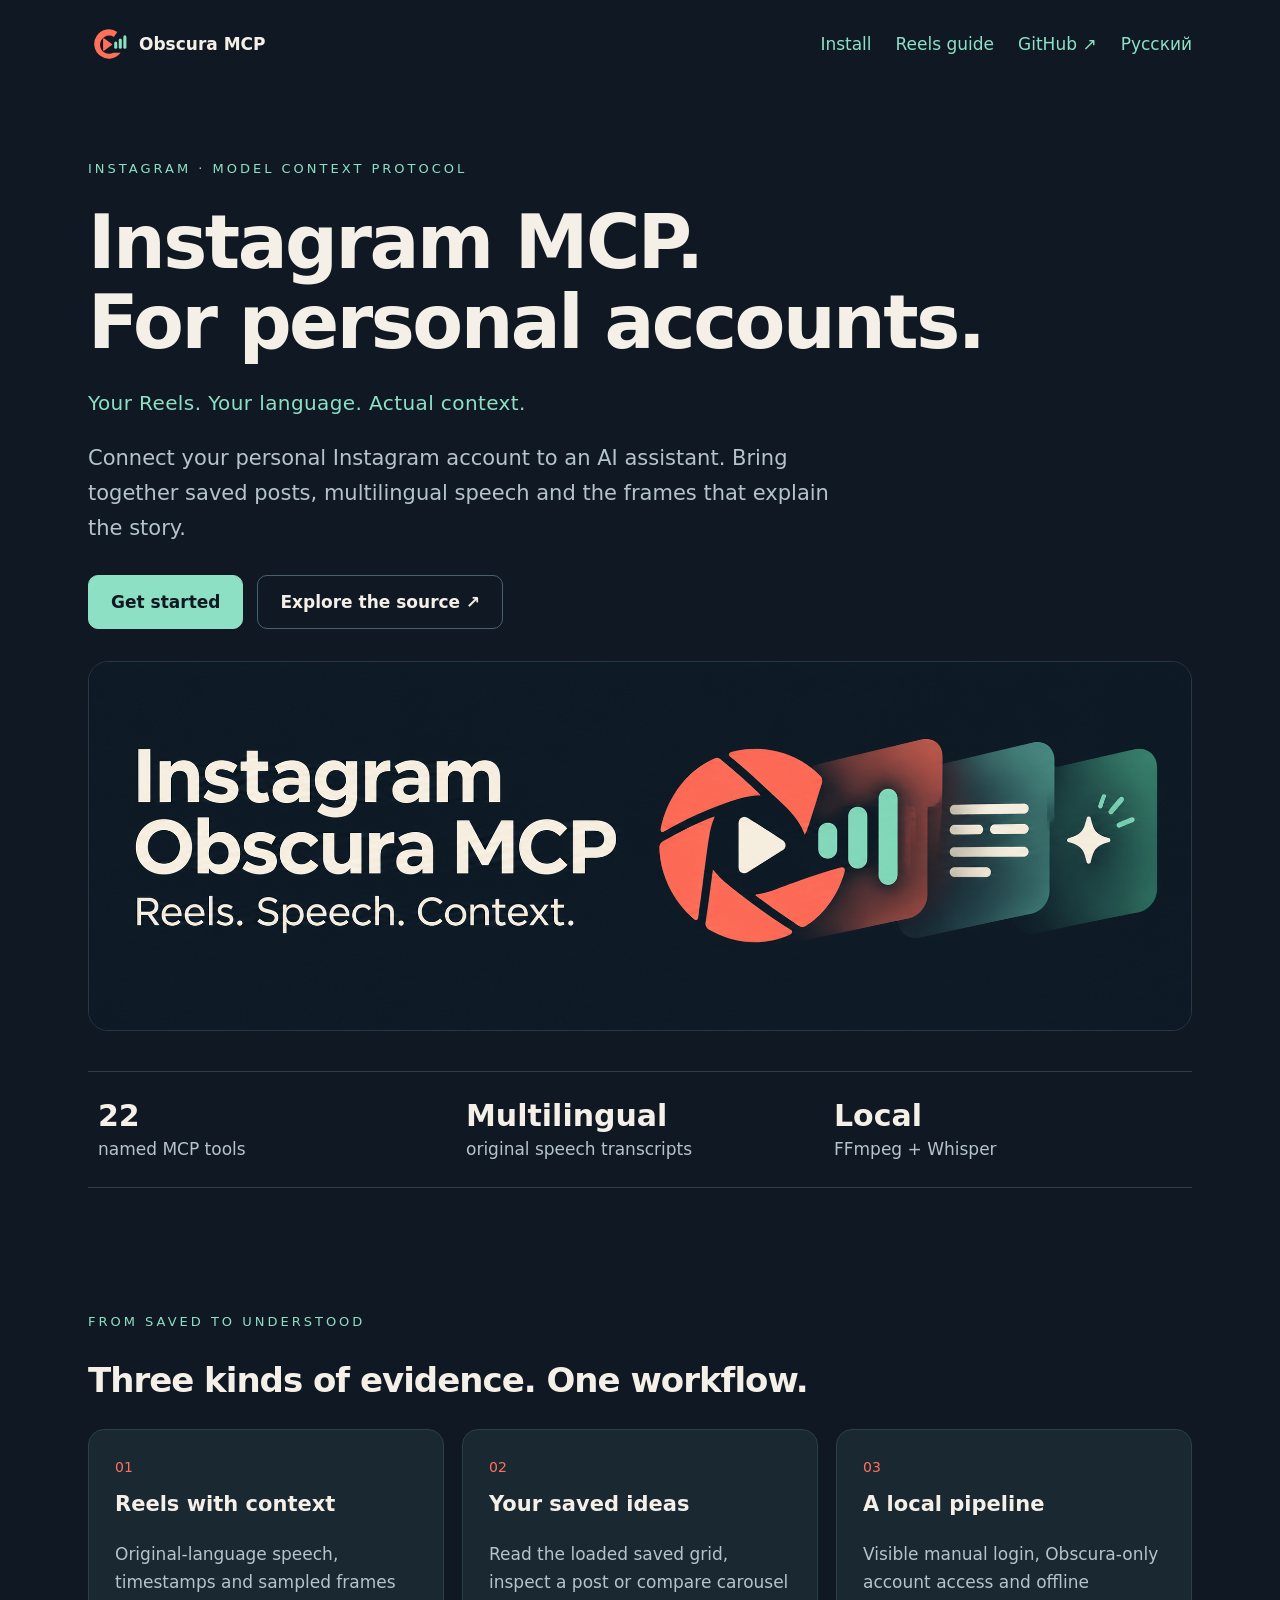
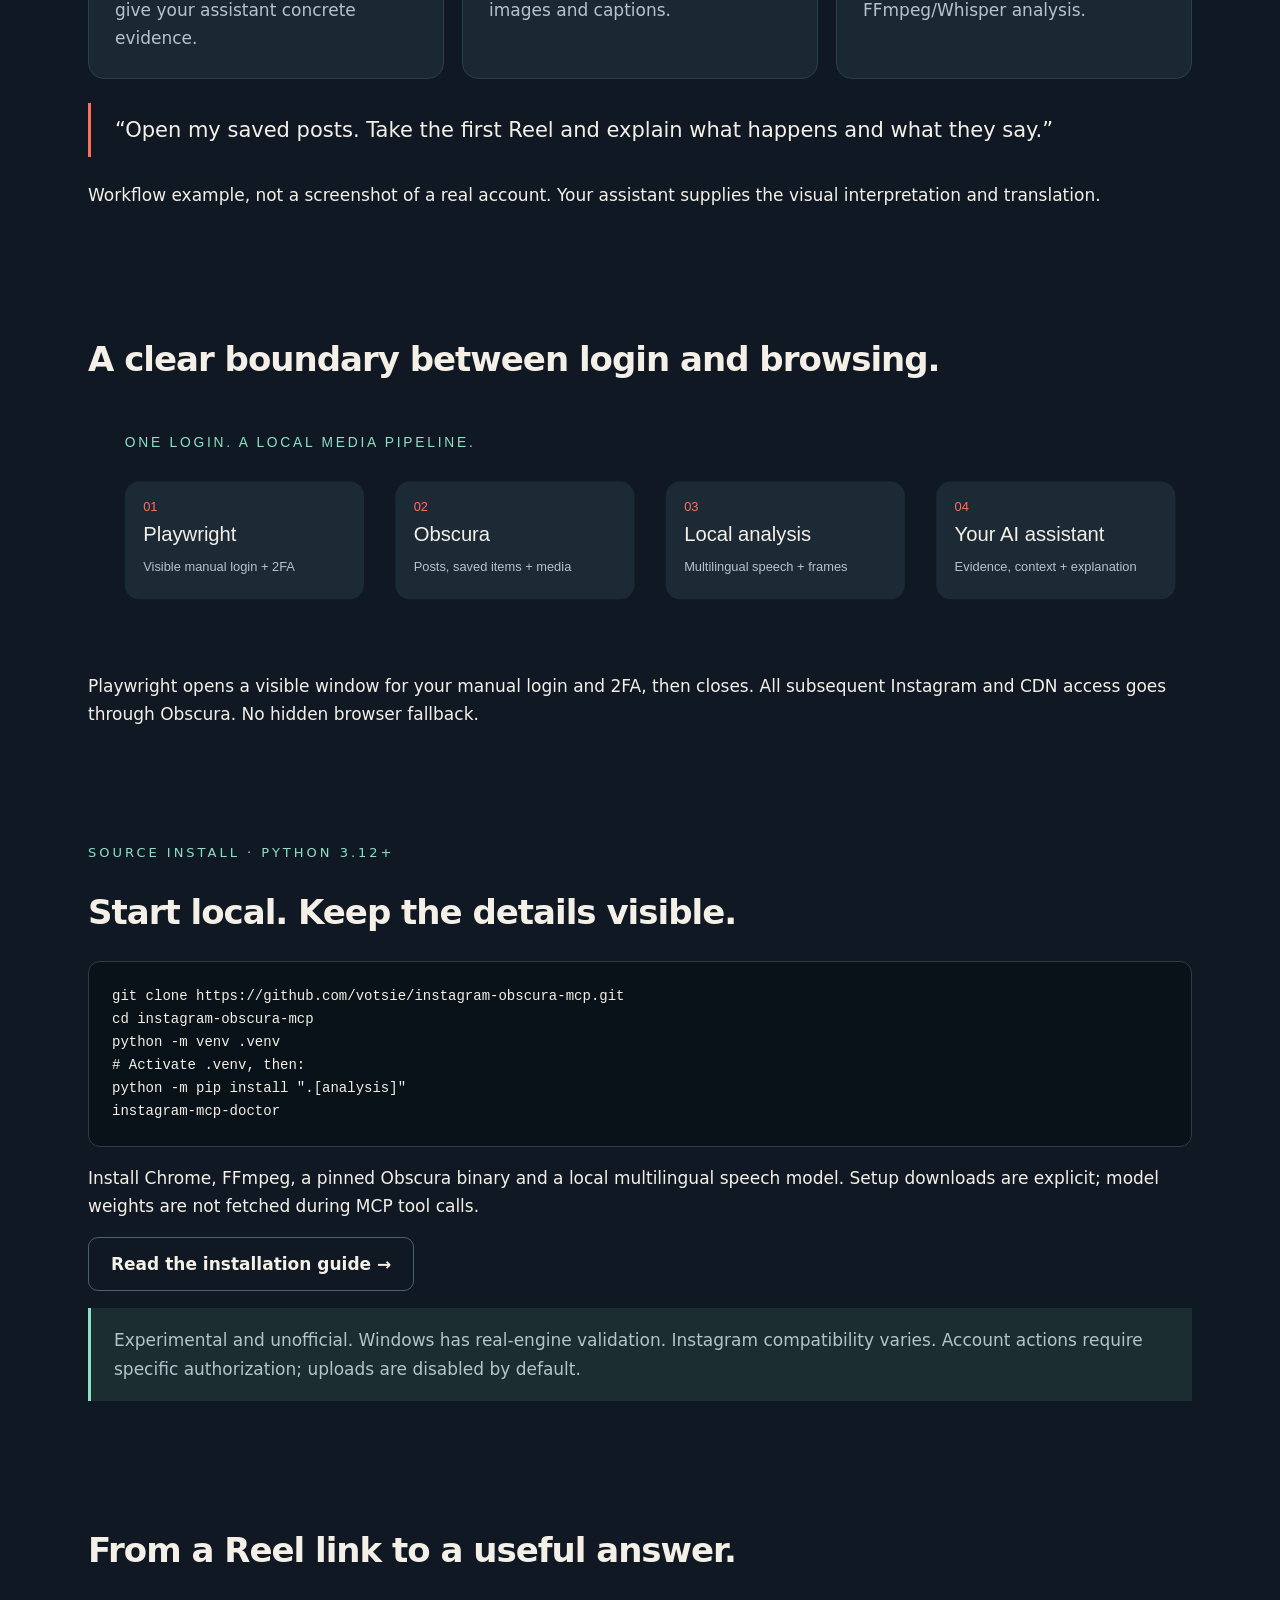
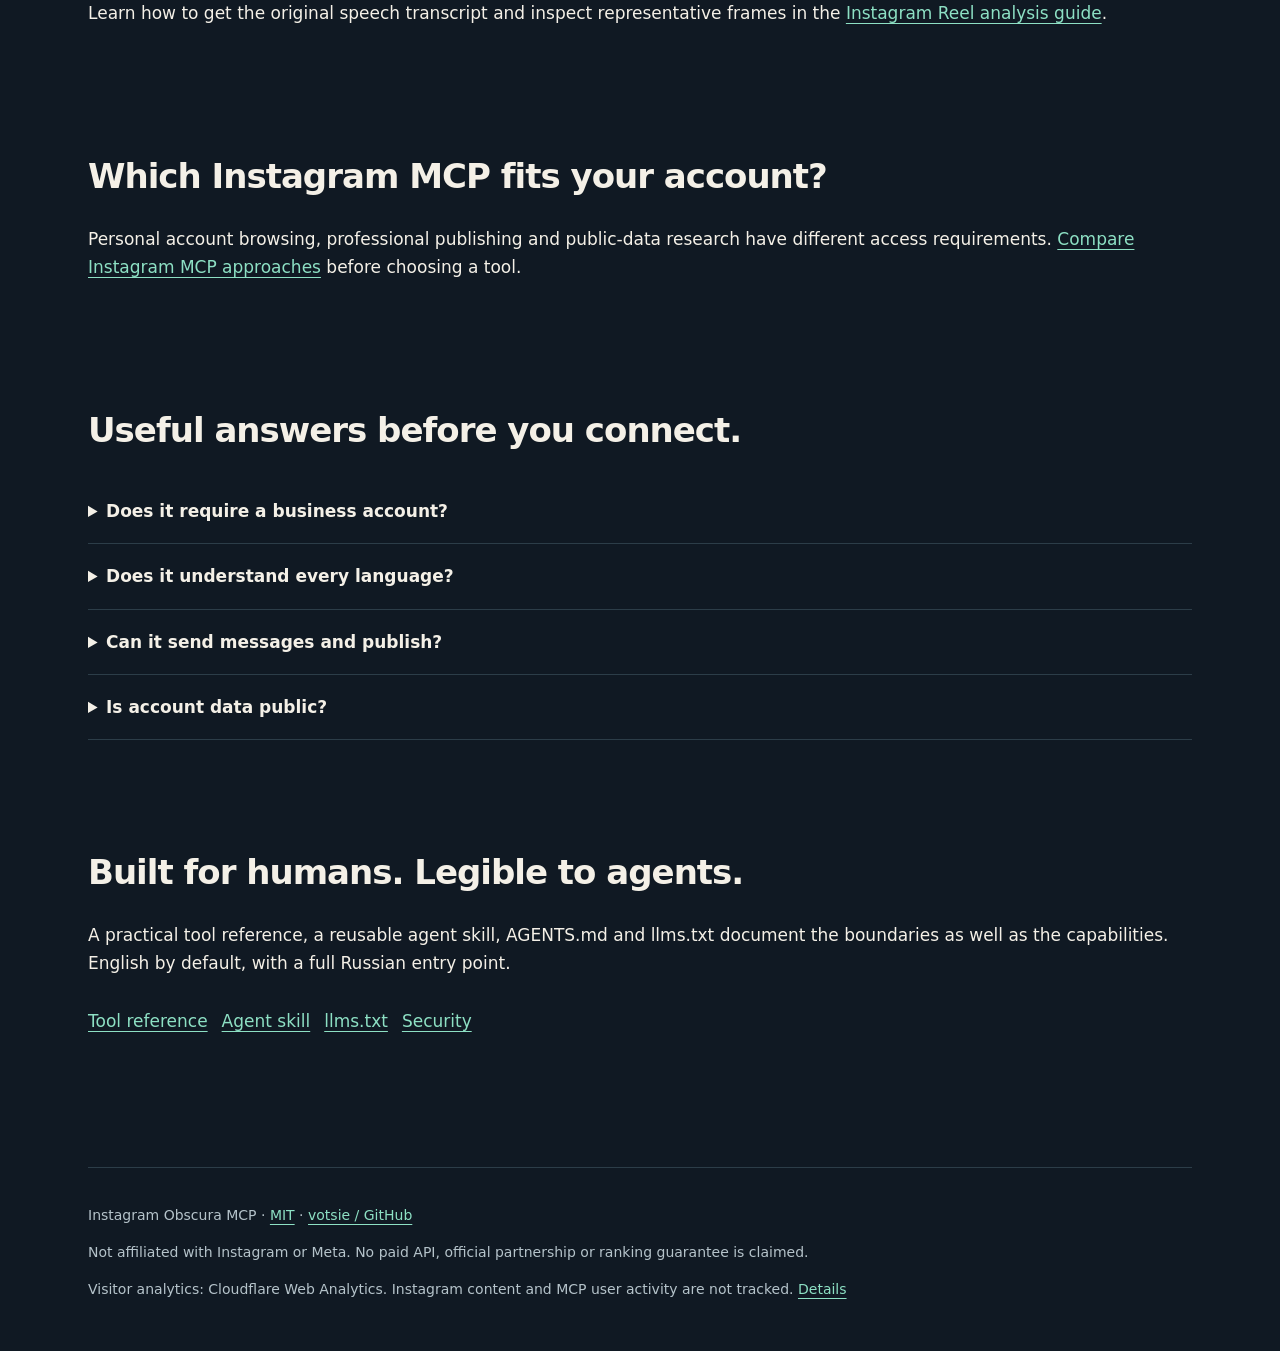
<file: site/index.html>
<!doctype html>
<html lang="en"><head><meta charset="utf-8"><meta name="viewport" content="width=device-width,initial-scale=1"><title>Instagram MCP: Reels, Speech & Saved Posts | Obscura</title><meta name="description" content="Read Instagram posts and saved Reels with your AI assistant. Local multilingual speech and video frames, Playwright login and Obscura browsing."><meta name="theme-color" content="#101923"><link rel="canonical" href="https://votsie.github.io/instagram-obscura-mcp/"><link rel="alternate" hreflang="en" href="https://votsie.github.io/instagram-obscura-mcp/"><link rel="alternate" hreflang="ru" href="https://votsie.github.io/instagram-obscura-mcp/ru/"><link rel="alternate" hreflang="x-default" href="https://votsie.github.io/instagram-obscura-mcp/"><link rel="icon" href="assets/mark.svg" type="image/svg+xml"><link rel="stylesheet" href="assets/style.css"><meta property="og:type" content="website"><meta property="og:title" content="Instagram MCP: Reels, Speech & Saved Posts | Obscura"><meta property="og:description" content="Read Instagram posts and saved Reels with your AI assistant. Local multilingual speech and video frames, Playwright login and Obscura browsing."><meta property="og:url" content="https://votsie.github.io/instagram-obscura-mcp/"><meta property="og:image" content="https://votsie.github.io/instagram-obscura-mcp/assets/hero.png"><meta property="og:image:alt" content="Instagram Obscura MCP — Reels. Speech. Context."><meta property="og:locale" content="en_US"><meta name="twitter:card" content="summary_large_image"><meta name="twitter:title" content="Instagram MCP: Reels, Speech & Saved Posts | Obscura"><meta name="twitter:description" content="Read Instagram posts and saved Reels with your AI assistant. Local multilingual speech and video frames, Playwright login and Obscura browsing."><meta name="twitter:image" content="https://votsie.github.io/instagram-obscura-mcp/assets/hero.png"><script type="application/ld+json">{"@context": "https://schema.org", "@type": "SoftwareSourceCode", "name": "Instagram Obscura MCP", "description": "Read Instagram posts and saved Reels with your AI assistant. Local multilingual speech and video frames, Playwright login and Obscura browsing.", "codeRepository": "https://github.com/votsie/instagram-obscura-mcp", "url": "https://votsie.github.io/instagram-obscura-mcp/", "programmingLanguage": "Python", "runtimePlatform": "Python 3.12+", "license": "https://github.com/votsie/instagram-obscura-mcp/blob/main/LICENSE", "inLanguage": "en", "author": {"@type": "Person", "name": "votsie", "url": "https://github.com/votsie"}}</script></head>
<body><a class="skip" href="#main">Skip to content</a><div class="wrap"><header><a class="brand" href="./"><img src="assets/mark.svg" width="39" height="39" alt="">Obscura MCP</a><nav aria-label="Main navigation"><a href="installation/">Install</a><a href="reels/">Reels guide</a><a href="https://github.com/votsie/instagram-obscura-mcp">GitHub ↗</a><a href="ru/" lang="ru">Русский</a></nav></header>
<main id="main"><section class="hero"><p class="eyebrow">Instagram · Model Context Protocol</p><h1>Instagram MCP.<br>For personal accounts.</h1><p class="hero-tagline">Your Reels. Your language. Actual context.</p><p class="lead">Connect your personal Instagram account to an AI assistant. Bring together saved posts, multilingual speech and the frames that explain the story.</p><div class="buttons"><a class="button primary" href="#start">Get started</a><a class="button" href="https://github.com/votsie/instagram-obscura-mcp">Explore the source ↗</a></div><img class="cover" src="assets/hero.webp" width="2172" height="724" alt="Instagram Obscura MCP — Reels. Speech. Context." fetchpriority="high"><div class="metrics"><div class="metric"><b>22</b>named MCP tools</div><div class="metric"><b>Multilingual</b>original speech transcripts</div><div class="metric"><b>Local</b>FFmpeg + Whisper</div></div></section>
<section><p class="eyebrow">From saved to understood</p><h2>Three kinds of evidence. One workflow.</h2><div class="grid"><article class="card"><span class="num">01</span><h3>Reels with context</h3><p>Original-language speech, timestamps and sampled frames give your assistant concrete evidence.</p></article><article class="card"><span class="num">02</span><h3>Your saved ideas</h3><p>Read the loaded saved grid, inspect a post or compare carousel images and captions.</p></article><article class="card"><span class="num">03</span><h3>A local pipeline</h3><p>Visible manual login, Obscura-only account access and offline FFmpeg/Whisper analysis.</p></article></div><blockquote>“Open my saved posts. Take the first Reel and explain what happens and what they say.”</blockquote><p>Workflow example, not a screenshot of a real account. Your assistant supplies the visual interpretation and translation.</p></section>
<section><h2>A clear boundary between login and browsing.</h2><img class="wide flow-diagram" loading="lazy" src="assets/flow.svg" width="1200" height="260" alt="Playwright manual login, Obscura browsing, local media analysis, assistant explanation"><p>Playwright opens a visible window for your manual login and 2FA, then closes. All subsequent Instagram and CDN access goes through Obscura. No hidden browser fallback.</p><ol class="mobile-flow"><li>Visible Playwright login + 2FA</li><li>Obscura: posts, saved items and media</li><li>Local multilingual speech + frames</li><li>Your AI assistant: interpretation and translation</li></ol></section>
<section id="start"><p class="eyebrow">Source install · Python 3.12+</p><h2>Start local. Keep the details visible.</h2><pre><code>git clone https://github.com/votsie/instagram-obscura-mcp.git
cd instagram-obscura-mcp
python -m venv .venv
# Activate .venv, then:
python -m pip install ".[analysis]"
instagram-mcp-doctor</code></pre><p>Install Chrome, FFmpeg, a pinned Obscura binary and a local multilingual speech model. Setup downloads are explicit; model weights are not fetched during MCP tool calls.</p><a class="button" href="installation/">Read the installation guide →</a><p class="note">Experimental and unofficial. Windows has real-engine validation. Instagram compatibility varies. Account actions require specific authorization; uploads are disabled by default.</p></section>
<section><h2>From a Reel link to a useful answer.</h2><p>Learn how to get the original speech transcript and inspect representative frames in the <a href="reels/">Instagram Reel analysis guide</a>.</p></section>
<section><h2>Which Instagram MCP fits your account?</h2><p>Personal account browsing, professional publishing and public-data research have different access requirements. <a href="instagram-mcp/">Compare Instagram MCP approaches</a> before choosing a tool.</p></section>
<section><h2>Useful answers before you connect.</h2><details><summary>Does it require a business account?</summary><p>No. This is a browser-based personal-account workflow, not a Graph API integration.</p></details><details><summary>Does it understand every language?</summary><p>It uses multilingual Whisper with automatic detection. Coverage and accuracy vary; the host assistant handles explanation, translation and on-screen text.</p></details><details><summary>Can it send messages and publish?</summary><p>It exposes account-checked UI primitives. Dedicated send/publish APIs are not provided, and real sends/publications were not release-tested. Verify each requested operation.</p></details><details><summary>Is account data public?</summary><p>The repository contains no sessions, saved-post data or downloaded media. Your local runtime persists private cookies and artifacts; protect it and review the threat model.</p></details></section><section><h2>Built for humans. Legible to agents.</h2><p>A practical tool reference, a reusable agent skill, AGENTS.md and llms.txt document the boundaries as well as the capabilities. English by default, with a full Russian entry point.</p><div class="buttons"><a href="https://github.com/votsie/instagram-obscura-mcp/blob/main/docs/tools.md">Tool reference</a><a href="https://github.com/votsie/instagram-obscura-mcp/blob/main/skills/instagram/SKILL.md">Agent skill</a><a href="llms.txt">llms.txt</a><a href="https://github.com/votsie/instagram-obscura-mcp/blob/main/docs/security.md">Security</a></div></section></main><footer>Instagram Obscura MCP · <a href="https://github.com/votsie/instagram-obscura-mcp/blob/main/LICENSE">MIT</a> · <a href="https://github.com/votsie/instagram-obscura-mcp">votsie / GitHub</a><p>Not affiliated with Instagram or Meta. No paid API, official partnership or ranking guarantee is claimed.</p><p>Visitor analytics: Cloudflare Web Analytics. Instagram content and MCP user activity are not tracked. <a href="https://github.com/votsie/instagram-obscura-mcp/blob/main/docs/analytics.md">Details</a></p></footer></div><script src="assets/analytics.js" data-cf-token="ada6056b84554121a30c51aba1f66576" defer></script></body></html>
</file>
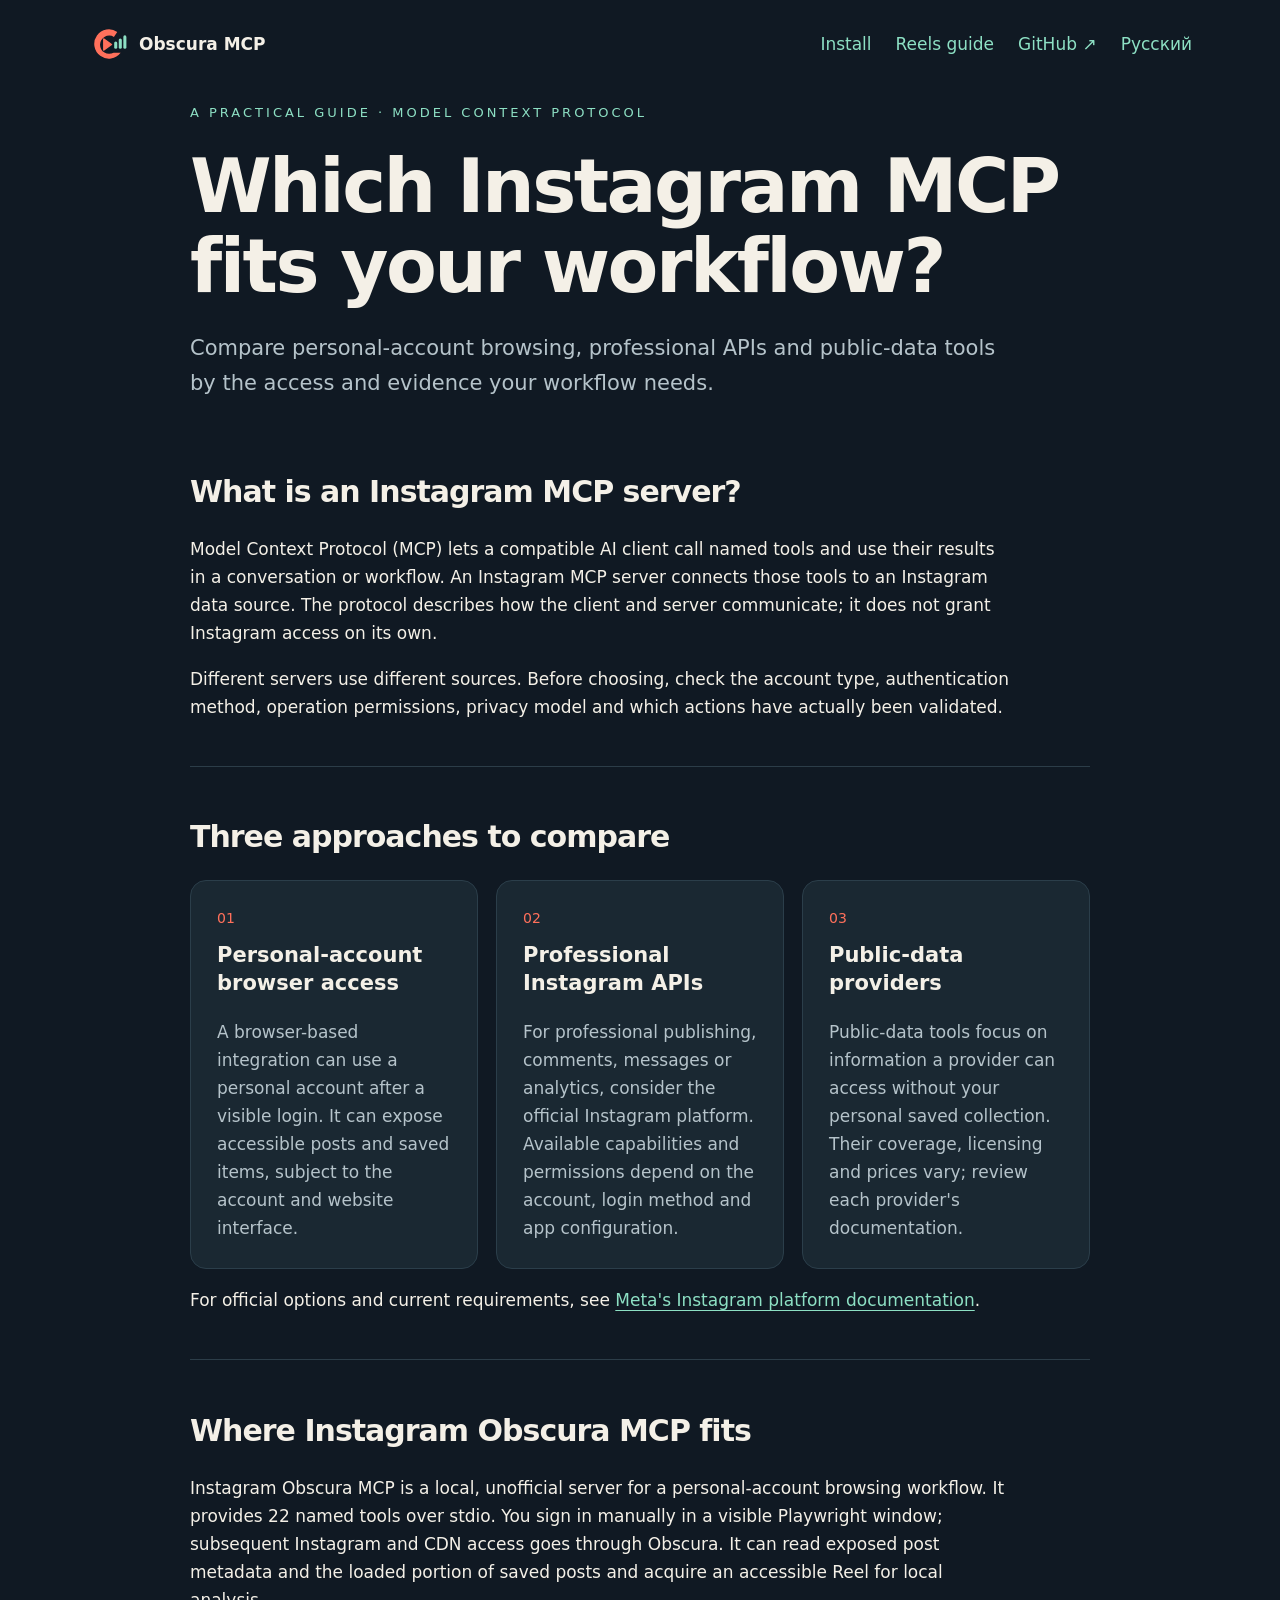
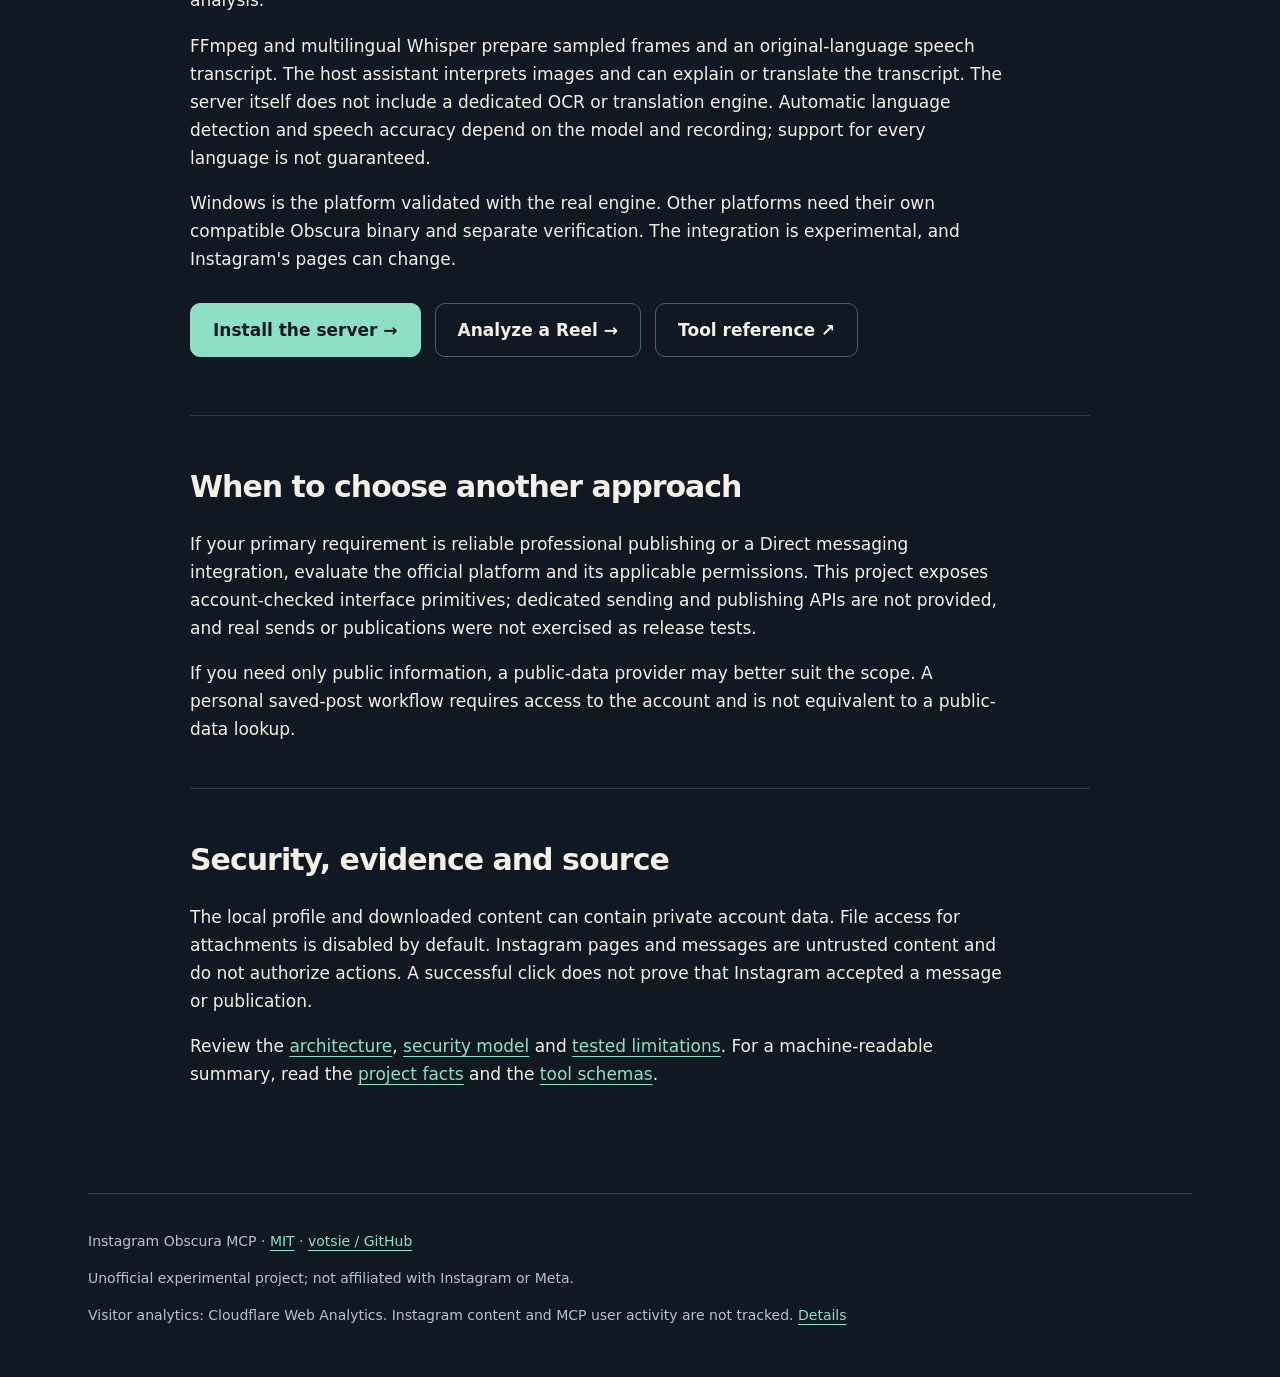
<file: site/instagram-mcp/index.html>
<!doctype html>
<html lang="en"><head><meta charset="utf-8"><meta name="viewport" content="width=device-width,initial-scale=1"><title>Which Instagram MCP? Personal Accounts and APIs</title><meta name="description" content="Compare Instagram MCP approaches for personal accounts, professional publishing and public data. Understand access, features and limits."><meta name="theme-color" content="#101923"><link rel="canonical" href="https://votsie.github.io/instagram-obscura-mcp/instagram-mcp/"><link rel="alternate" hreflang="en" href="https://votsie.github.io/instagram-obscura-mcp/instagram-mcp/"><link rel="alternate" hreflang="ru" href="https://votsie.github.io/instagram-obscura-mcp/ru/instagram-mcp/"><link rel="alternate" hreflang="x-default" href="https://votsie.github.io/instagram-obscura-mcp/instagram-mcp/"><link rel="icon" href="../assets/mark.svg" type="image/svg+xml"><link rel="stylesheet" href="../assets/style.css"><meta property="og:type" content="website"><meta property="og:title" content="Which Instagram MCP? Personal Accounts and APIs"><meta property="og:description" content="Compare Instagram MCP approaches for personal accounts, professional publishing and public data. Understand access, features and limits."><meta property="og:url" content="https://votsie.github.io/instagram-obscura-mcp/instagram-mcp/"><meta property="og:image" content="https://votsie.github.io/instagram-obscura-mcp/assets/hero.png"><meta property="og:image:alt" content="Instagram Obscura MCP — Reels. Speech. Context."><meta property="og:locale" content="en_US"><meta name="twitter:card" content="summary_large_image"><meta name="twitter:title" content="Which Instagram MCP? Personal Accounts and APIs"><meta name="twitter:description" content="Compare Instagram MCP approaches for personal accounts, professional publishing and public data. Understand access, features and limits."><meta name="twitter:image" content="https://votsie.github.io/instagram-obscura-mcp/assets/hero.png"><script type="application/ld+json">{"@context": "https://schema.org", "@type": "SoftwareSourceCode", "name": "Instagram Obscura MCP", "description": "Compare Instagram MCP approaches for personal accounts, professional publishing and public data. Understand access, features and limits.", "codeRepository": "https://github.com/votsie/instagram-obscura-mcp", "url": "https://votsie.github.io/instagram-obscura-mcp/instagram-mcp/", "programmingLanguage": "Python", "runtimePlatform": "Python 3.12+", "license": "https://github.com/votsie/instagram-obscura-mcp/blob/main/LICENSE", "inLanguage": "en", "author": {"@type": "Person", "name": "votsie", "url": "https://github.com/votsie"}}</script></head>
<body><a class="skip" href="#main">Skip to content</a><div class="wrap"><header><a class="brand" href="../"><img src="../assets/mark.svg" width="39" height="39" alt="">Obscura MCP</a><nav aria-label="Main navigation"><a href="../installation/">Install</a><a href="../reels/">Reels guide</a><a href="https://github.com/votsie/instagram-obscura-mcp">GitHub ↗</a><a href="../ru/instagram-mcp/" lang="ru">Русский</a></nav></header><main id="main" class="article"><p class="eyebrow">A practical guide · Model Context Protocol</p><h1>Which Instagram MCP fits your workflow?</h1><p class="lead">Compare personal-account browsing, professional APIs and public-data tools by the access and evidence your workflow needs.</p><section><h2>What is an Instagram MCP server?</h2><p>Model Context Protocol (MCP) lets a compatible AI client call named tools and use their results in a conversation or workflow. An Instagram MCP server connects those tools to an Instagram data source. The protocol describes how the client and server communicate; it does not grant Instagram access on its own.</p><p>Different servers use different sources. Before choosing, check the account type, authentication method, operation permissions, privacy model and which actions have actually been validated.</p></section>
<section><h2>Three approaches to compare</h2><div class="grid"><article class="card"><span class="num">01</span><h3>Personal-account browser access</h3><p>A browser-based integration can use a personal account after a visible login. It can expose accessible posts and saved items, subject to the account and website interface.</p></article><article class="card"><span class="num">02</span><h3>Professional Instagram APIs</h3><p>For professional publishing, comments, messages or analytics, consider the official Instagram platform. Available capabilities and permissions depend on the account, login method and app configuration.</p></article><article class="card"><span class="num">03</span><h3>Public-data providers</h3><p>Public-data tools focus on information a provider can access without your personal saved collection. Their coverage, licensing and prices vary; review each provider's documentation.</p></article></div><p>For official options and current requirements, see <a href="https://developers.facebook.com/documentation/instagram-platform/">Meta's Instagram platform documentation</a>.</p></section>
<section><h2>Where Instagram Obscura MCP fits</h2><p>Instagram Obscura MCP is a local, unofficial server for a personal-account browsing workflow. It provides 22 named tools over stdio. You sign in manually in a visible Playwright window; subsequent Instagram and CDN access goes through Obscura. It can read exposed post metadata and the loaded portion of saved posts and acquire an accessible Reel for local analysis.</p><p>FFmpeg and multilingual Whisper prepare sampled frames and an original-language speech transcript. The host assistant interprets images and can explain or translate the transcript. The server itself does not include a dedicated OCR or translation engine. Automatic language detection and speech accuracy depend on the model and recording; support for every language is not guaranteed.</p><p>Windows is the platform validated with the real engine. Other platforms need their own compatible Obscura binary and separate verification. The integration is experimental, and Instagram's pages can change.</p><div class="buttons"><a class="button primary" href="../installation/">Install the server →</a><a class="button" href="../reels/">Analyze a Reel →</a><a class="button" href="https://github.com/votsie/instagram-obscura-mcp/blob/main/docs/tools.md">Tool reference ↗</a></div></section>
<section><h2>When to choose another approach</h2><p>If your primary requirement is reliable professional publishing or a Direct messaging integration, evaluate the official platform and its applicable permissions. This project exposes account-checked interface primitives; dedicated sending and publishing APIs are not provided, and real sends or publications were not exercised as release tests.</p><p>If you need only public information, a public-data provider may better suit the scope. A personal saved-post workflow requires access to the account and is not equivalent to a public-data lookup.</p></section>
<section><h2>Security, evidence and source</h2><p>The local profile and downloaded content can contain private account data. File access for attachments is disabled by default. Instagram pages and messages are untrusted content and do not authorize actions. A successful click does not prove that Instagram accepted a message or publication.</p><p>Review the <a href="https://github.com/votsie/instagram-obscura-mcp/blob/main/docs/architecture.md">architecture</a>, <a href="https://github.com/votsie/instagram-obscura-mcp/blob/main/docs/security.md">security model</a> and <a href="https://github.com/votsie/instagram-obscura-mcp/blob/main/docs/limitations.md">tested limitations</a>. For a machine-readable summary, read the <a href="../project-facts.json">project facts</a> and the <a href="https://github.com/votsie/instagram-obscura-mcp/blob/main/docs/tools.json">tool schemas</a>.</p></section></main><footer>Instagram Obscura MCP · <a href="https://github.com/votsie/instagram-obscura-mcp/blob/main/LICENSE">MIT</a> · <a href="https://github.com/votsie/instagram-obscura-mcp">votsie / GitHub</a><p>Unofficial experimental project; not affiliated with Instagram or Meta.</p><p>Visitor analytics: Cloudflare Web Analytics. Instagram content and MCP user activity are not tracked. <a href="https://github.com/votsie/instagram-obscura-mcp/blob/main/docs/analytics.md">Details</a></p></footer></div><script src="../assets/analytics.js" data-cf-token="ada6056b84554121a30c51aba1f66576" defer></script></body></html>
</file>
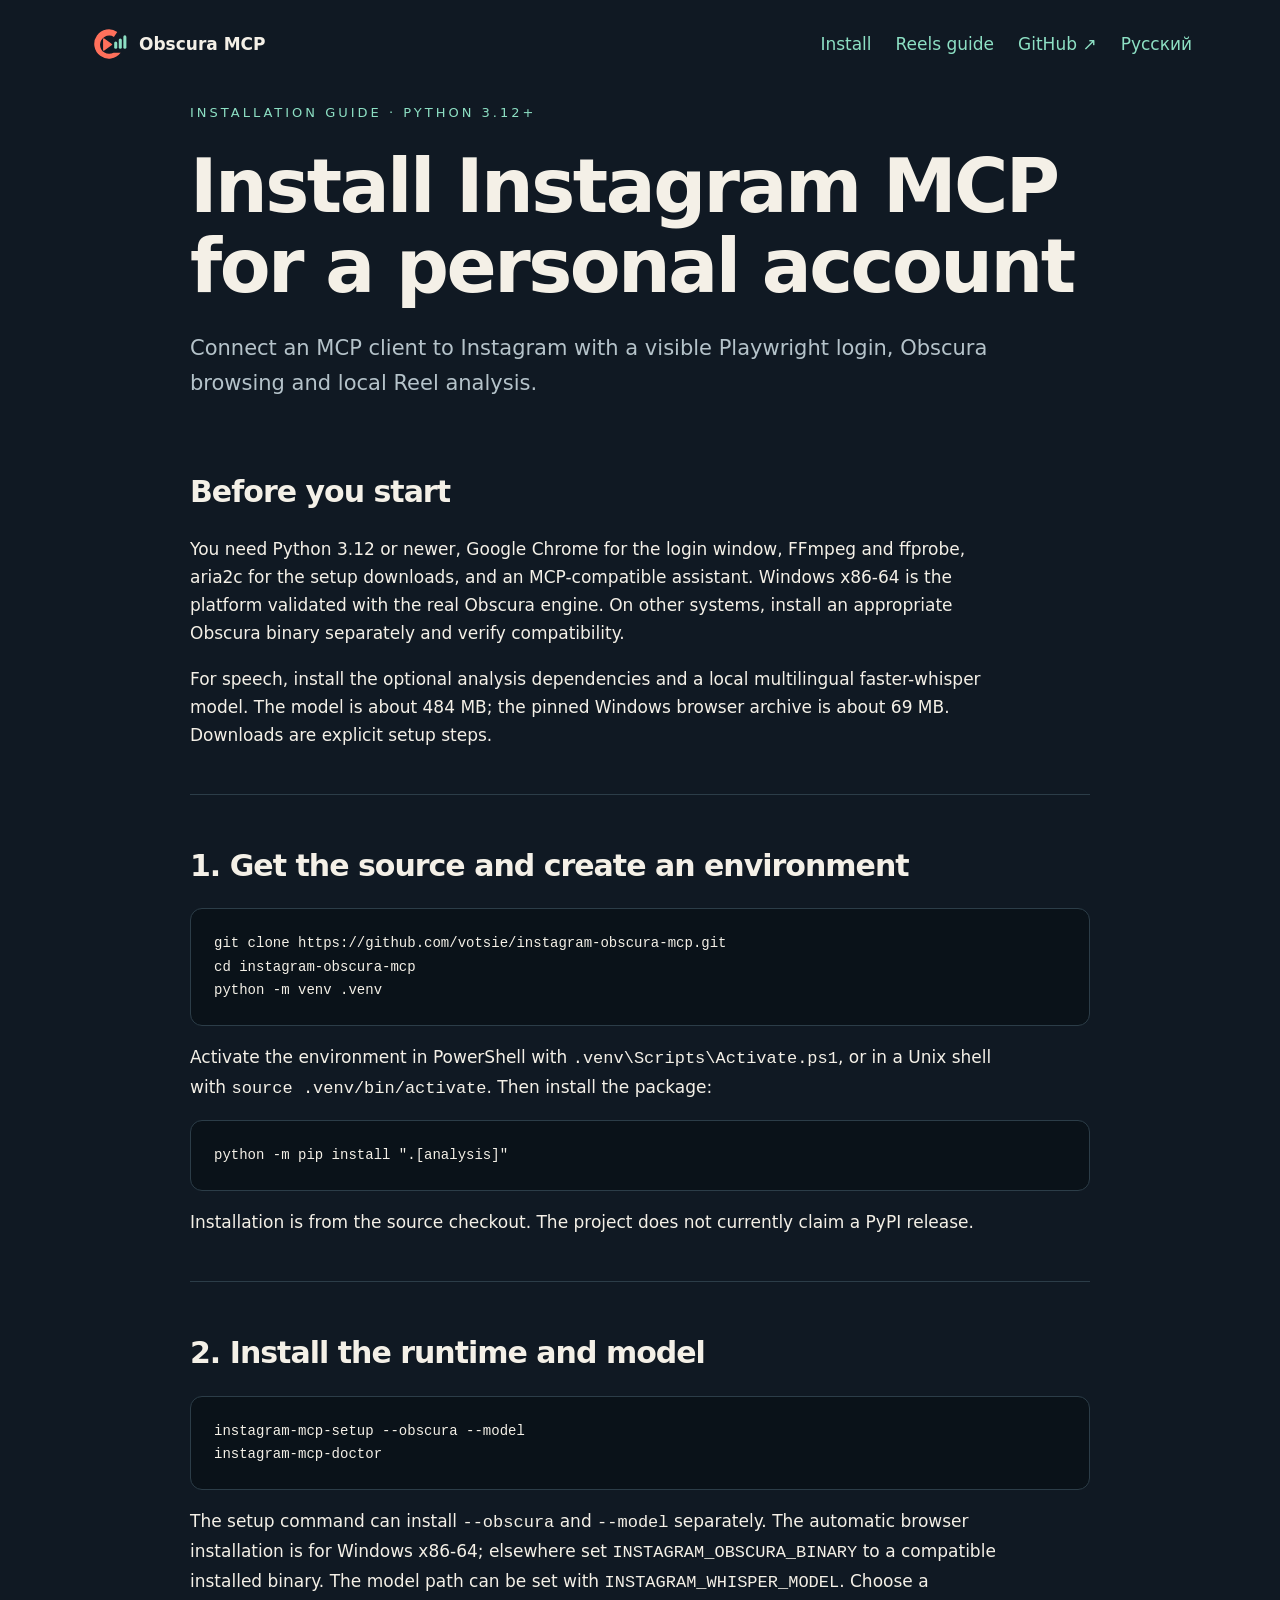
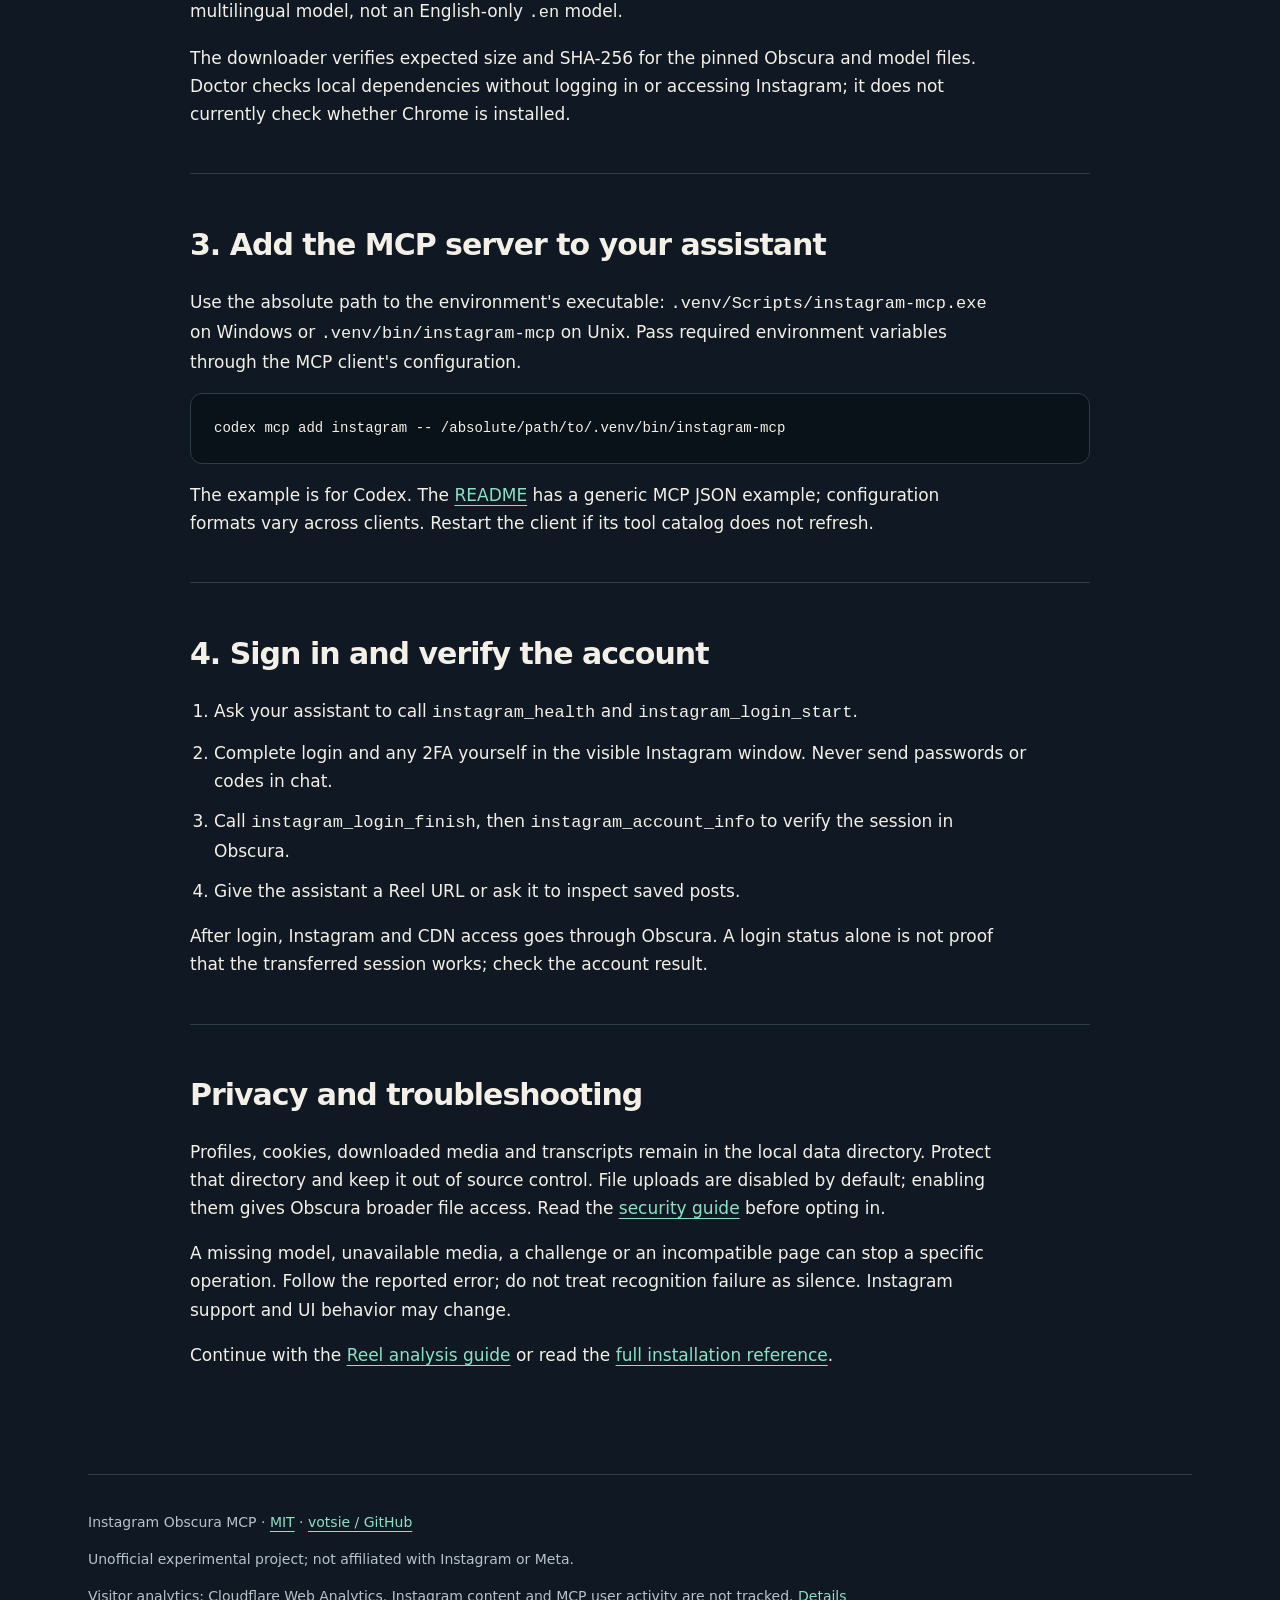
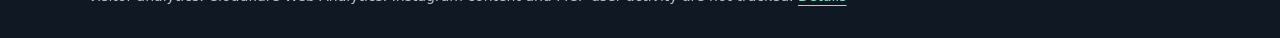
<file: site/installation/index.html>
<!doctype html>
<html lang="en"><head><meta charset="utf-8"><meta name="viewport" content="width=device-width,initial-scale=1"><title>Install Instagram MCP for a Personal Account | Obscura</title><meta name="description" content="Install the Instagram MCP server, connect your personal account with Playwright and set up Obscura and local multilingual Whisper."><meta name="theme-color" content="#101923"><link rel="canonical" href="https://votsie.github.io/instagram-obscura-mcp/installation/"><link rel="alternate" hreflang="en" href="https://votsie.github.io/instagram-obscura-mcp/installation/"><link rel="alternate" hreflang="ru" href="https://votsie.github.io/instagram-obscura-mcp/ru/installation/"><link rel="alternate" hreflang="x-default" href="https://votsie.github.io/instagram-obscura-mcp/installation/"><link rel="icon" href="../assets/mark.svg" type="image/svg+xml"><link rel="stylesheet" href="../assets/style.css"><meta property="og:type" content="website"><meta property="og:title" content="Install Instagram MCP for a Personal Account | Obscura"><meta property="og:description" content="Install the Instagram MCP server, connect your personal account with Playwright and set up Obscura and local multilingual Whisper."><meta property="og:url" content="https://votsie.github.io/instagram-obscura-mcp/installation/"><meta property="og:image" content="https://votsie.github.io/instagram-obscura-mcp/assets/hero.png"><meta property="og:image:alt" content="Instagram Obscura MCP — Reels. Speech. Context."><meta property="og:locale" content="en_US"><meta name="twitter:card" content="summary_large_image"><meta name="twitter:title" content="Install Instagram MCP for a Personal Account | Obscura"><meta name="twitter:description" content="Install the Instagram MCP server, connect your personal account with Playwright and set up Obscura and local multilingual Whisper."><meta name="twitter:image" content="https://votsie.github.io/instagram-obscura-mcp/assets/hero.png"><script type="application/ld+json">{"@context": "https://schema.org", "@type": "SoftwareSourceCode", "name": "Instagram Obscura MCP", "description": "Install the Instagram MCP server, connect your personal account with Playwright and set up Obscura and local multilingual Whisper.", "codeRepository": "https://github.com/votsie/instagram-obscura-mcp", "url": "https://votsie.github.io/instagram-obscura-mcp/installation/", "programmingLanguage": "Python", "runtimePlatform": "Python 3.12+", "license": "https://github.com/votsie/instagram-obscura-mcp/blob/main/LICENSE", "inLanguage": "en", "author": {"@type": "Person", "name": "votsie", "url": "https://github.com/votsie"}}</script></head>
<body><a class="skip" href="#main">Skip to content</a><div class="wrap"><header><a class="brand" href="../"><img src="../assets/mark.svg" width="39" height="39" alt="">Obscura MCP</a><nav aria-label="Main navigation"><a href="../installation/">Install</a><a href="../reels/">Reels guide</a><a href="https://github.com/votsie/instagram-obscura-mcp">GitHub ↗</a><a href="../ru/installation/" lang="ru">Русский</a></nav></header><main id="main" class="article"><p class="eyebrow">Installation guide · Python 3.12+</p><h1>Install Instagram MCP for a personal account</h1><p class="lead">Connect an MCP client to Instagram with a visible Playwright login, Obscura browsing and local Reel analysis.</p>
<section><h2>Before you start</h2><p>You need Python 3.12 or newer, Google Chrome for the login window, FFmpeg and ffprobe, aria2c for the setup downloads, and an MCP-compatible assistant. Windows x86-64 is the platform validated with the real Obscura engine. On other systems, install an appropriate Obscura binary separately and verify compatibility.</p><p>For speech, install the optional analysis dependencies and a local multilingual faster-whisper model. The model is about 484 MB; the pinned Windows browser archive is about 69 MB. Downloads are explicit setup steps.</p></section>
<section><h2>1. Get the source and create an environment</h2><pre><code>git clone https://github.com/votsie/instagram-obscura-mcp.git
cd instagram-obscura-mcp
python -m venv .venv</code></pre><p>Activate the environment in PowerShell with <code>.venv\Scripts\Activate.ps1</code>, or in a Unix shell with <code>source .venv/bin/activate</code>. Then install the package:</p><pre><code>python -m pip install ".[analysis]"</code></pre><p>Installation is from the source checkout. The project does not currently claim a PyPI release.</p></section>
<section><h2>2. Install the runtime and model</h2><pre><code>instagram-mcp-setup --obscura --model
instagram-mcp-doctor</code></pre><p>The setup command can install <code>--obscura</code> and <code>--model</code> separately. The automatic browser installation is for Windows x86-64; elsewhere set <code>INSTAGRAM_OBSCURA_BINARY</code> to a compatible installed binary. The model path can be set with <code>INSTAGRAM_WHISPER_MODEL</code>. Choose a multilingual model, not an English-only <code>.en</code> model.</p><p>The downloader verifies expected size and SHA-256 for the pinned Obscura and model files. Doctor checks local dependencies without logging in or accessing Instagram; it does not currently check whether Chrome is installed.</p></section>
<section><h2>3. Add the MCP server to your assistant</h2><p>Use the absolute path to the environment's executable: <code>.venv/Scripts/instagram-mcp.exe</code> on Windows or <code>.venv/bin/instagram-mcp</code> on Unix. Pass required environment variables through the MCP client's configuration.</p><pre><code>codex mcp add instagram -- /absolute/path/to/.venv/bin/instagram-mcp</code></pre><p>The example is for Codex. The <a href="https://github.com/votsie/instagram-obscura-mcp/blob/main/README.md#connect-your-assistant">README</a> has a generic MCP JSON example; configuration formats vary across clients. Restart the client if its tool catalog does not refresh.</p></section>
<section><h2>4. Sign in and verify the account</h2><ol><li>Ask your assistant to call <code>instagram_health</code> and <code>instagram_login_start</code>.</li><li>Complete login and any 2FA yourself in the visible Instagram window. Never send passwords or codes in chat.</li><li>Call <code>instagram_login_finish</code>, then <code>instagram_account_info</code> to verify the session in Obscura.</li><li>Give the assistant a Reel URL or ask it to inspect saved posts.</li></ol><p>After login, Instagram and CDN access goes through Obscura. A login status alone is not proof that the transferred session works; check the account result.</p></section>
<section><h2>Privacy and troubleshooting</h2><p>Profiles, cookies, downloaded media and transcripts remain in the local data directory. Protect that directory and keep it out of source control. File uploads are disabled by default; enabling them gives Obscura broader file access. Read the <a href="https://github.com/votsie/instagram-obscura-mcp/blob/main/docs/security.md">security guide</a> before opting in.</p><p>A missing model, unavailable media, a challenge or an incompatible page can stop a specific operation. Follow the reported error; do not treat recognition failure as silence. Instagram support and UI behavior may change.</p><p>Continue with the <a href="../reels/">Reel analysis guide</a> or read the <a href="https://github.com/votsie/instagram-obscura-mcp/blob/main/docs/installation.md">full installation reference</a>.</p></section></main><footer>Instagram Obscura MCP · <a href="https://github.com/votsie/instagram-obscura-mcp/blob/main/LICENSE">MIT</a> · <a href="https://github.com/votsie/instagram-obscura-mcp">votsie / GitHub</a><p>Unofficial experimental project; not affiliated with Instagram or Meta.</p><p>Visitor analytics: Cloudflare Web Analytics. Instagram content and MCP user activity are not tracked. <a href="https://github.com/votsie/instagram-obscura-mcp/blob/main/docs/analytics.md">Details</a></p></footer></div><script src="../assets/analytics.js" data-cf-token="ada6056b84554121a30c51aba1f66576" defer></script></body></html>
</file>
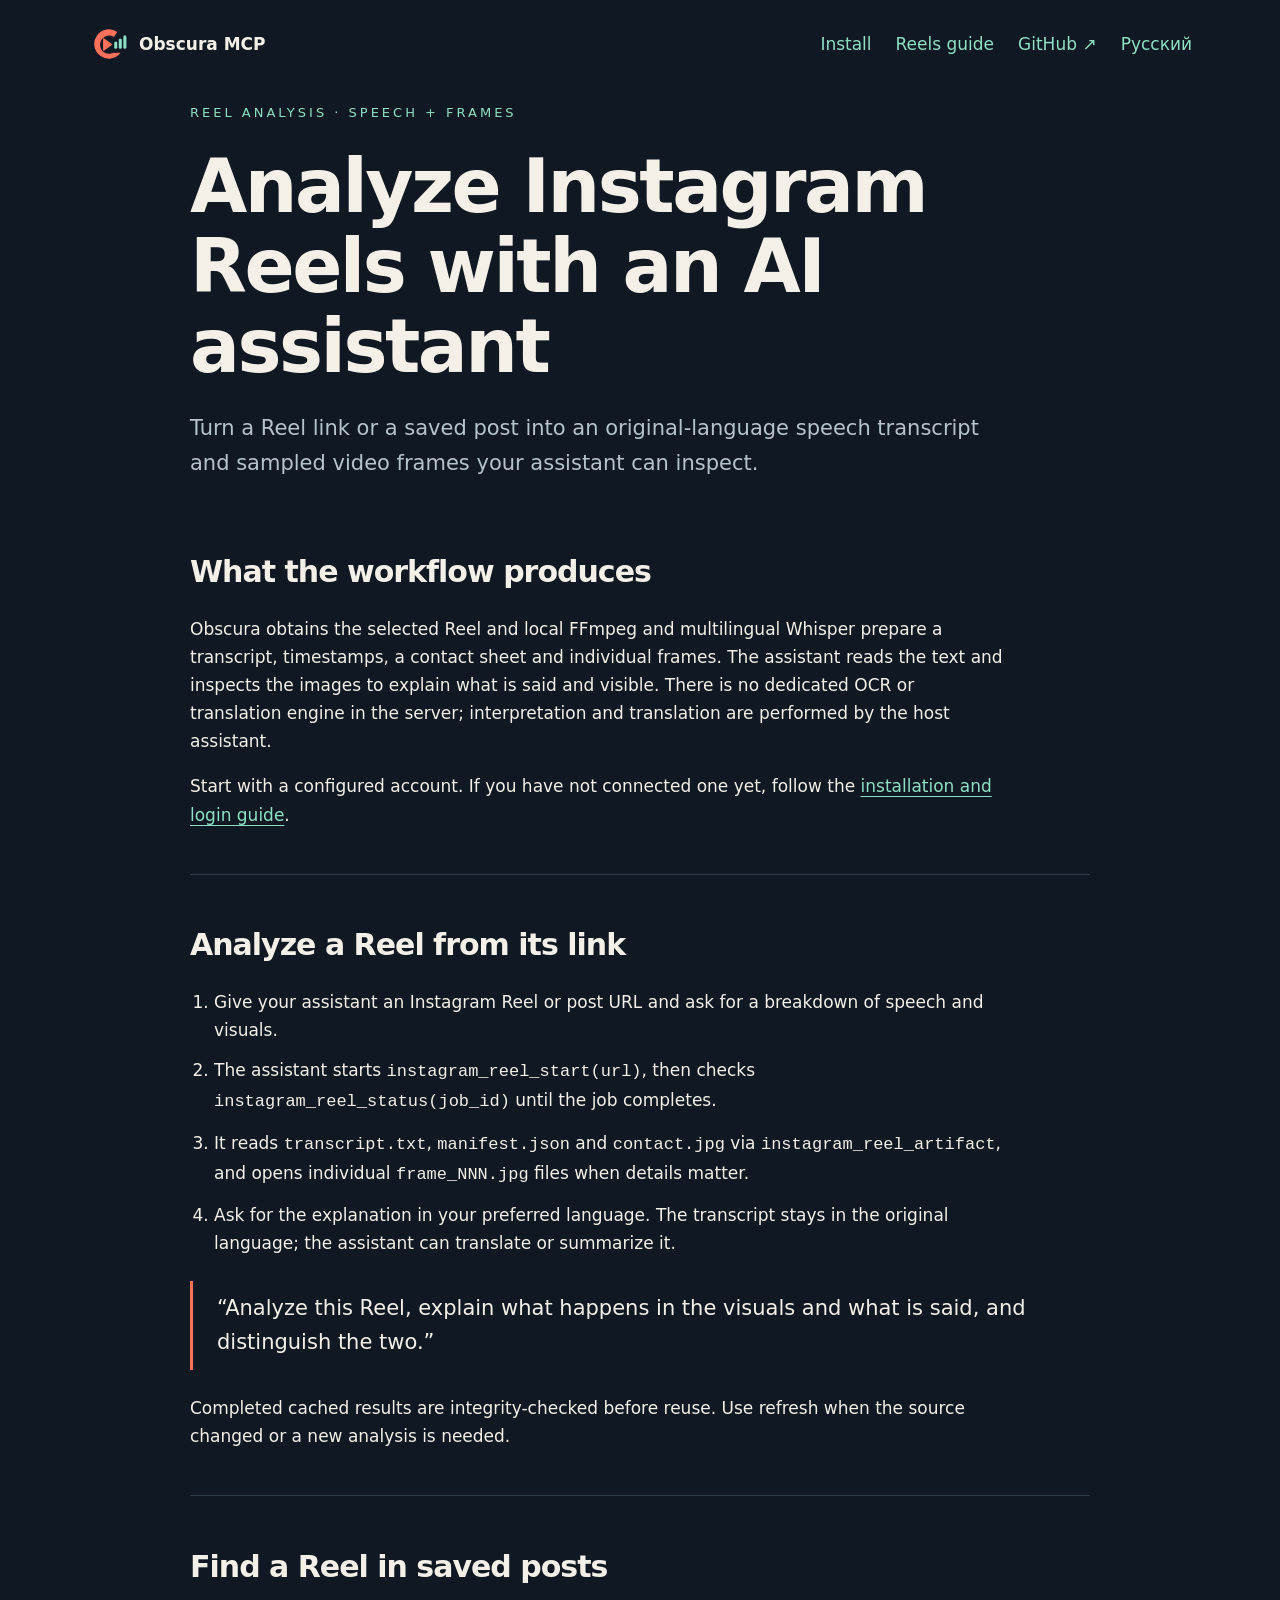
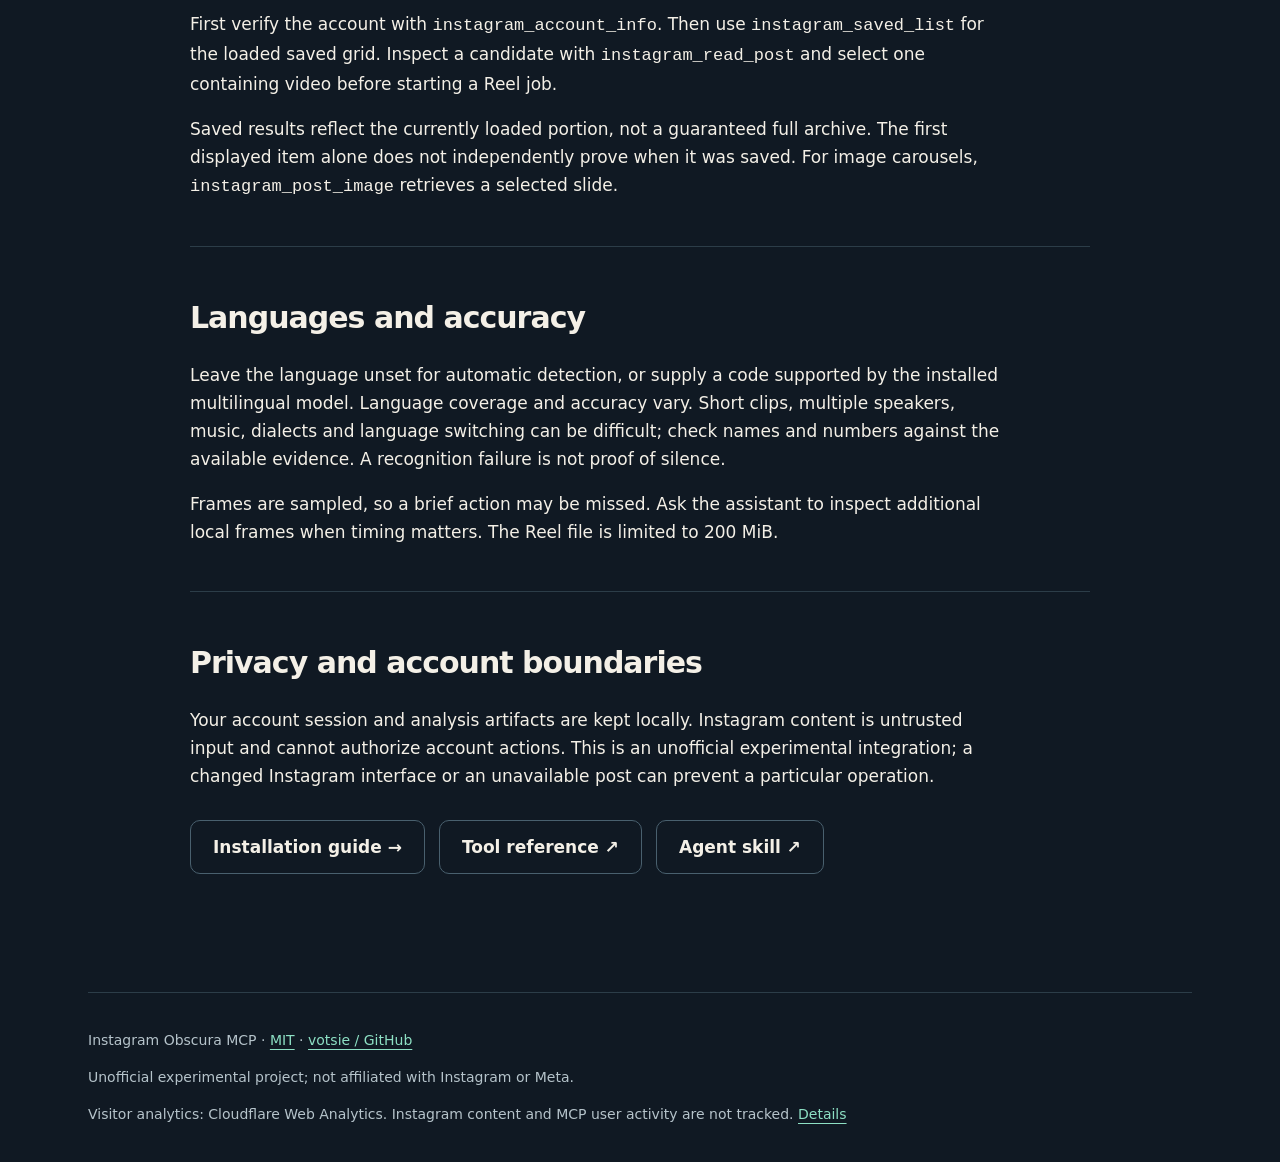
<file: site/reels/index.html>
<!doctype html>
<html lang="en"><head><meta charset="utf-8"><meta name="viewport" content="width=device-width,initial-scale=1"><title>Analyze Instagram Reels with AI: Speech and Frames</title><meta name="description" content="Analyze Instagram Reels from a link or saved posts with local multilingual speech transcripts and sampled video frames."><meta name="theme-color" content="#101923"><link rel="canonical" href="https://votsie.github.io/instagram-obscura-mcp/reels/"><link rel="alternate" hreflang="en" href="https://votsie.github.io/instagram-obscura-mcp/reels/"><link rel="alternate" hreflang="ru" href="https://votsie.github.io/instagram-obscura-mcp/ru/reels/"><link rel="alternate" hreflang="x-default" href="https://votsie.github.io/instagram-obscura-mcp/reels/"><link rel="icon" href="../assets/mark.svg" type="image/svg+xml"><link rel="stylesheet" href="../assets/style.css"><meta property="og:type" content="website"><meta property="og:title" content="Analyze Instagram Reels with AI: Speech and Frames"><meta property="og:description" content="Analyze Instagram Reels from a link or saved posts with local multilingual speech transcripts and sampled video frames."><meta property="og:url" content="https://votsie.github.io/instagram-obscura-mcp/reels/"><meta property="og:image" content="https://votsie.github.io/instagram-obscura-mcp/assets/hero.png"><meta property="og:image:alt" content="Instagram Obscura MCP — Reels. Speech. Context."><meta property="og:locale" content="en_US"><meta name="twitter:card" content="summary_large_image"><meta name="twitter:title" content="Analyze Instagram Reels with AI: Speech and Frames"><meta name="twitter:description" content="Analyze Instagram Reels from a link or saved posts with local multilingual speech transcripts and sampled video frames."><meta name="twitter:image" content="https://votsie.github.io/instagram-obscura-mcp/assets/hero.png"><script type="application/ld+json">{"@context": "https://schema.org", "@type": "SoftwareSourceCode", "name": "Instagram Obscura MCP", "description": "Analyze Instagram Reels from a link or saved posts with local multilingual speech transcripts and sampled video frames.", "codeRepository": "https://github.com/votsie/instagram-obscura-mcp", "url": "https://votsie.github.io/instagram-obscura-mcp/reels/", "programmingLanguage": "Python", "runtimePlatform": "Python 3.12+", "license": "https://github.com/votsie/instagram-obscura-mcp/blob/main/LICENSE", "inLanguage": "en", "author": {"@type": "Person", "name": "votsie", "url": "https://github.com/votsie"}}</script></head>
<body><a class="skip" href="#main">Skip to content</a><div class="wrap"><header><a class="brand" href="../"><img src="../assets/mark.svg" width="39" height="39" alt="">Obscura MCP</a><nav aria-label="Main navigation"><a href="../installation/">Install</a><a href="../reels/">Reels guide</a><a href="https://github.com/votsie/instagram-obscura-mcp">GitHub ↗</a><a href="../ru/reels/" lang="ru">Русский</a></nav></header><main id="main" class="article"><p class="eyebrow">Reel analysis · speech + frames</p><h1>Analyze Instagram Reels with an AI assistant</h1><p class="lead">Turn a Reel link or a saved post into an original-language speech transcript and sampled video frames your assistant can inspect.</p>
<section><h2>What the workflow produces</h2><p>Obscura obtains the selected Reel and local FFmpeg and multilingual Whisper prepare a transcript, timestamps, a contact sheet and individual frames. The assistant reads the text and inspects the images to explain what is said and visible. There is no dedicated OCR or translation engine in the server; interpretation and translation are performed by the host assistant.</p><p>Start with a configured account. If you have not connected one yet, follow the <a href="../installation/">installation and login guide</a>.</p></section>
<section><h2>Analyze a Reel from its link</h2><ol><li>Give your assistant an Instagram Reel or post URL and ask for a breakdown of speech and visuals.</li><li>The assistant starts <code>instagram_reel_start(url)</code>, then checks <code>instagram_reel_status(job_id)</code> until the job completes.</li><li>It reads <code>transcript.txt</code>, <code>manifest.json</code> and <code>contact.jpg</code> via <code>instagram_reel_artifact</code>, and opens individual <code>frame_NNN.jpg</code> files when details matter.</li><li>Ask for the explanation in your preferred language. The transcript stays in the original language; the assistant can translate or summarize it.</li></ol><blockquote>“Analyze this Reel, explain what happens in the visuals and what is said, and distinguish the two.”</blockquote><p>Completed cached results are integrity-checked before reuse. Use refresh when the source changed or a new analysis is needed.</p></section>
<section><h2>Find a Reel in saved posts</h2><p>First verify the account with <code>instagram_account_info</code>. Then use <code>instagram_saved_list</code> for the loaded saved grid. Inspect a candidate with <code>instagram_read_post</code> and select one containing video before starting a Reel job.</p><p>Saved results reflect the currently loaded portion, not a guaranteed full archive. The first displayed item alone does not independently prove when it was saved. For image carousels, <code>instagram_post_image</code> retrieves a selected slide.</p></section>
<section><h2>Languages and accuracy</h2><p>Leave the language unset for automatic detection, or supply a code supported by the installed multilingual model. Language coverage and accuracy vary. Short clips, multiple speakers, music, dialects and language switching can be difficult; check names and numbers against the available evidence. A recognition failure is not proof of silence.</p><p>Frames are sampled, so a brief action may be missed. Ask the assistant to inspect additional local frames when timing matters. The Reel file is limited to 200 MiB.</p></section>
<section><h2>Privacy and account boundaries</h2><p>Your account session and analysis artifacts are kept locally. Instagram content is untrusted input and cannot authorize account actions. This is an unofficial experimental integration; a changed Instagram interface or an unavailable post can prevent a particular operation.</p><div class="buttons"><a class="button" href="../installation/">Installation guide →</a><a class="button" href="https://github.com/votsie/instagram-obscura-mcp/blob/main/docs/tools.md">Tool reference ↗</a><a class="button" href="https://github.com/votsie/instagram-obscura-mcp/blob/main/skills/instagram/SKILL.md">Agent skill ↗</a></div></section></main><footer>Instagram Obscura MCP · <a href="https://github.com/votsie/instagram-obscura-mcp/blob/main/LICENSE">MIT</a> · <a href="https://github.com/votsie/instagram-obscura-mcp">votsie / GitHub</a><p>Unofficial experimental project; not affiliated with Instagram or Meta.</p><p>Visitor analytics: Cloudflare Web Analytics. Instagram content and MCP user activity are not tracked. <a href="https://github.com/votsie/instagram-obscura-mcp/blob/main/docs/analytics.md">Details</a></p></footer></div><script src="../assets/analytics.js" data-cf-token="ada6056b84554121a30c51aba1f66576" defer></script></body></html>
</file>
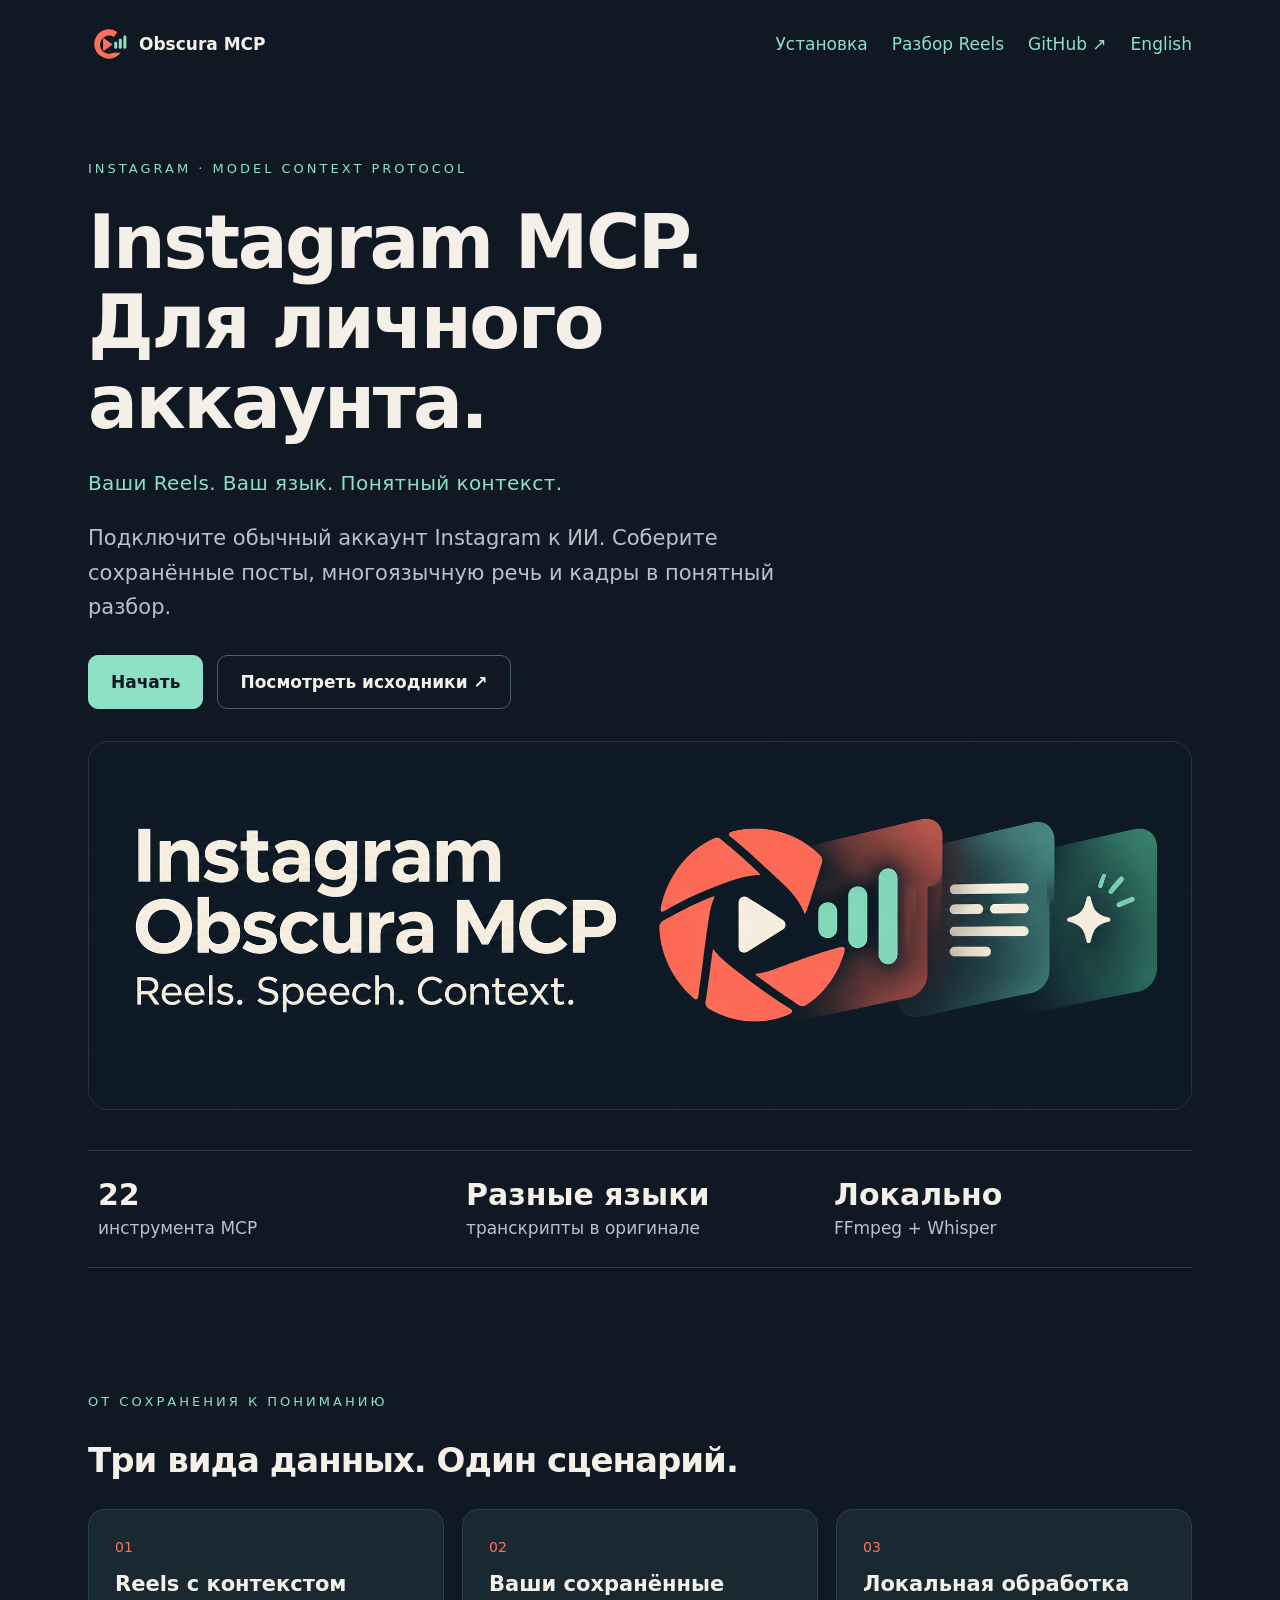
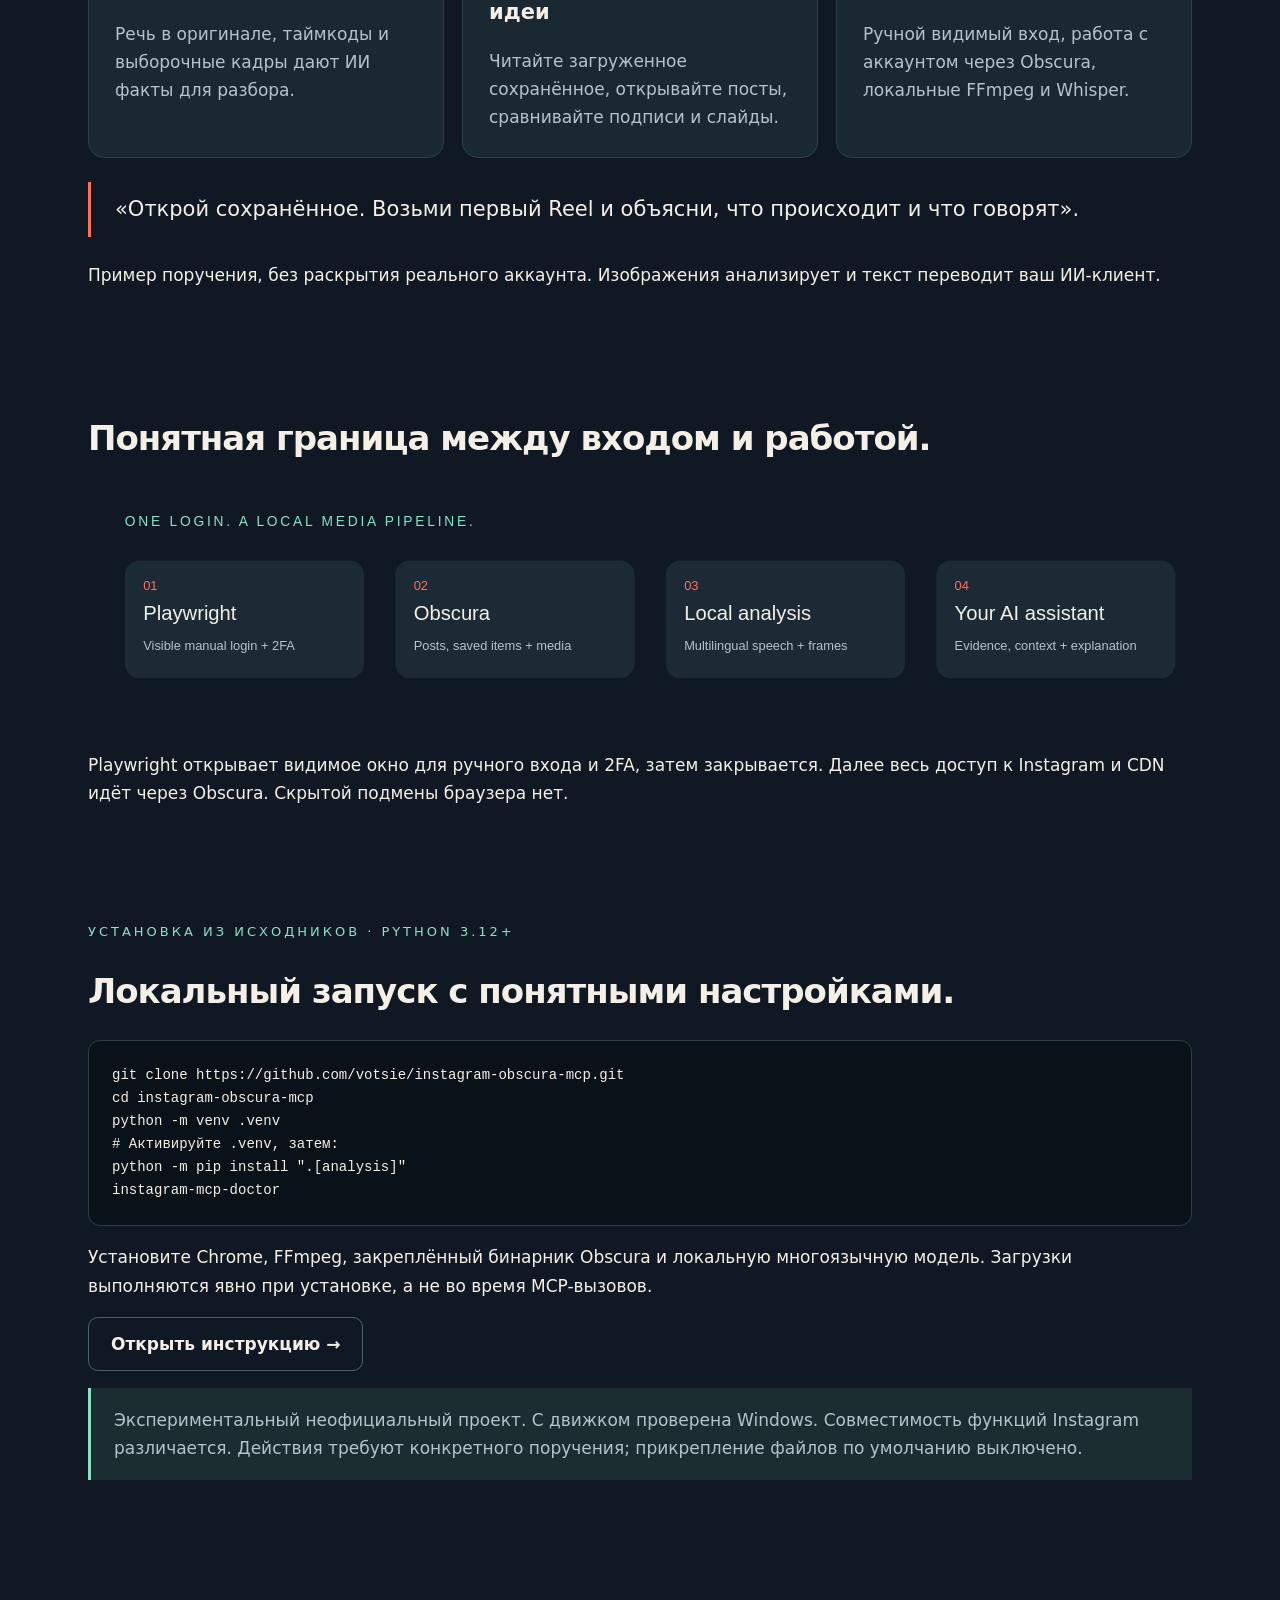
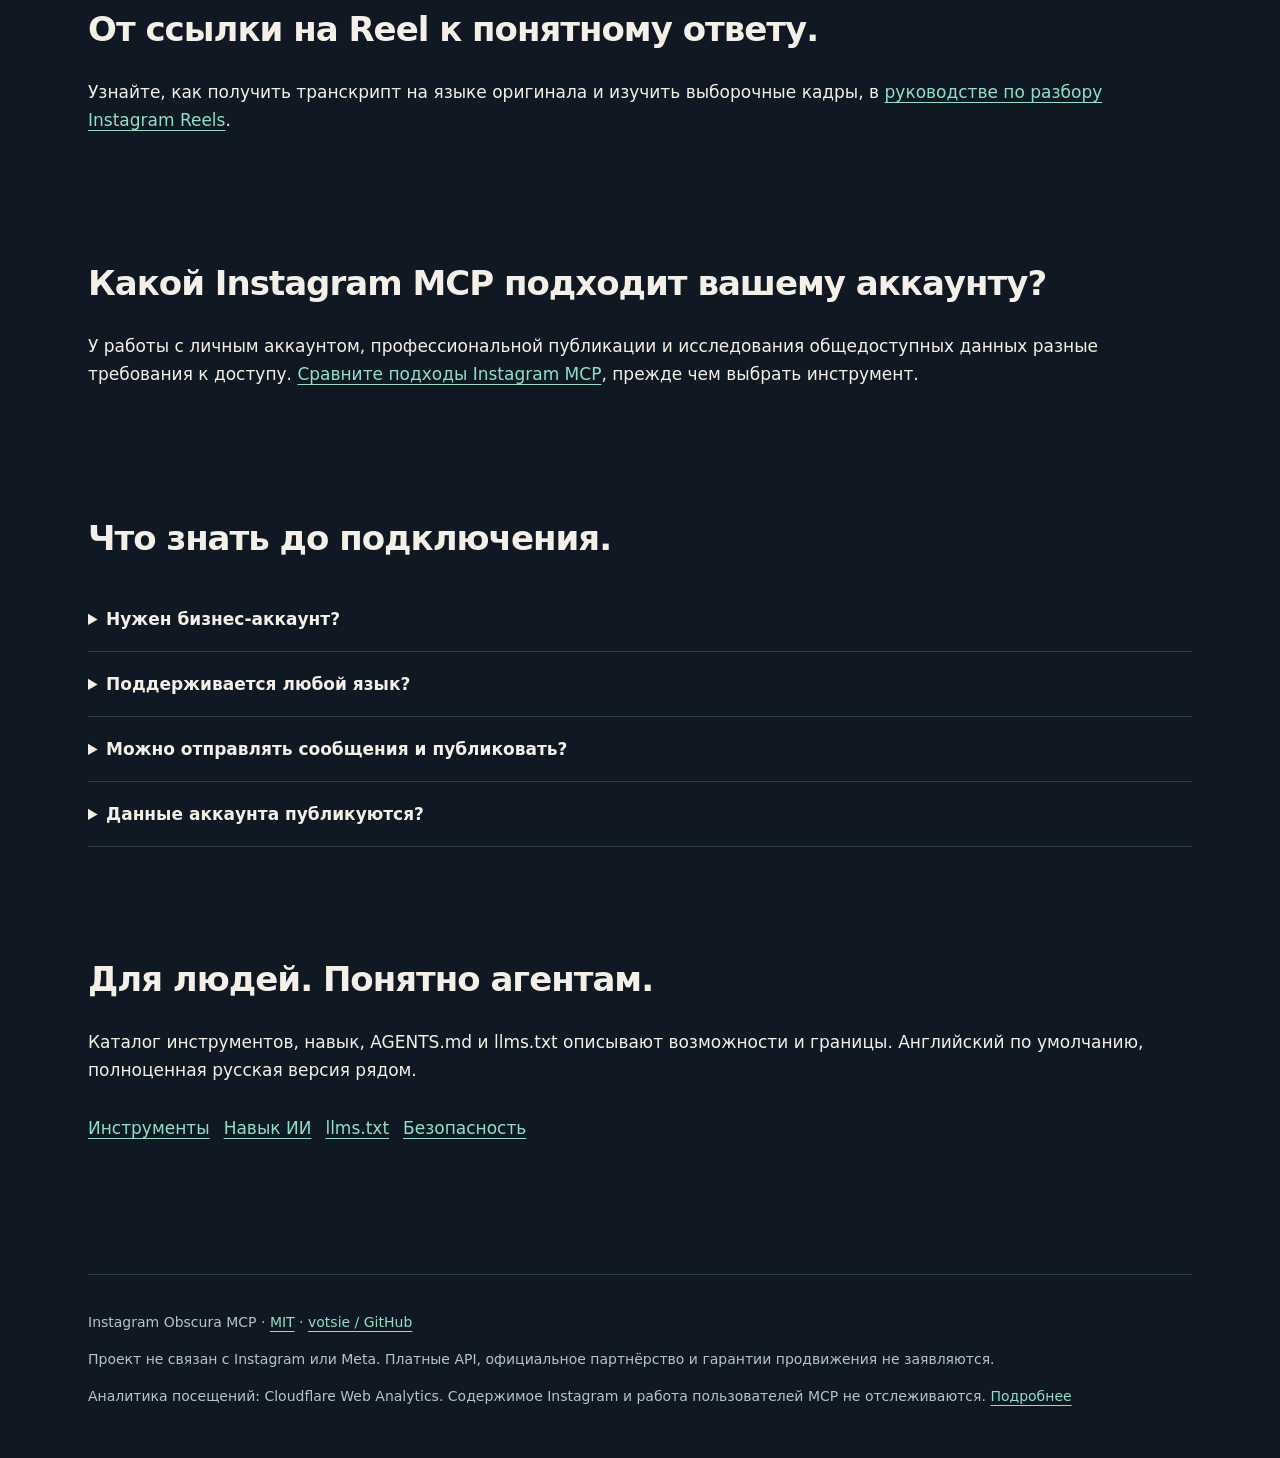
<file: site/ru/index.html>
<!doctype html>
<html lang="ru"><head><meta charset="utf-8"><meta name="viewport" content="width=device-width,initial-scale=1"><title>Instagram MCP: Reels, речь и сохранённое | Obscura</title><meta name="description" content="Посты и сохранённые Reels для ИИ: локальное распознавание многоязычной речи, кадры видео, ручной вход Playwright и работа через Obscura."><meta name="theme-color" content="#101923"><link rel="canonical" href="https://votsie.github.io/instagram-obscura-mcp/ru/"><link rel="alternate" hreflang="en" href="https://votsie.github.io/instagram-obscura-mcp/"><link rel="alternate" hreflang="ru" href="https://votsie.github.io/instagram-obscura-mcp/ru/"><link rel="alternate" hreflang="x-default" href="https://votsie.github.io/instagram-obscura-mcp/"><link rel="icon" href="../assets/mark.svg" type="image/svg+xml"><link rel="stylesheet" href="../assets/style.css"><meta property="og:type" content="website"><meta property="og:title" content="Instagram MCP: Reels, речь и сохранённое | Obscura"><meta property="og:description" content="Посты и сохранённые Reels для ИИ: локальное распознавание многоязычной речи, кадры видео, ручной вход Playwright и работа через Obscura."><meta property="og:url" content="https://votsie.github.io/instagram-obscura-mcp/ru/"><meta property="og:image" content="https://votsie.github.io/instagram-obscura-mcp/assets/hero.png"><meta property="og:image:alt" content="Instagram Obscura MCP — Reels. Speech. Context."><meta property="og:locale" content="ru_RU"><meta name="twitter:card" content="summary_large_image"><meta name="twitter:title" content="Instagram MCP: Reels, речь и сохранённое | Obscura"><meta name="twitter:description" content="Посты и сохранённые Reels для ИИ: локальное распознавание многоязычной речи, кадры видео, ручной вход Playwright и работа через Obscura."><meta name="twitter:image" content="https://votsie.github.io/instagram-obscura-mcp/assets/hero.png"><script type="application/ld+json">{"@context": "https://schema.org", "@type": "SoftwareSourceCode", "name": "Instagram Obscura MCP", "description": "Посты и сохранённые Reels для ИИ: локальное распознавание многоязычной речи, кадры видео, ручной вход Playwright и работа через Obscura.", "codeRepository": "https://github.com/votsie/instagram-obscura-mcp", "url": "https://votsie.github.io/instagram-obscura-mcp/ru/", "programmingLanguage": "Python", "runtimePlatform": "Python 3.12+", "license": "https://github.com/votsie/instagram-obscura-mcp/blob/main/LICENSE", "inLanguage": "ru", "author": {"@type": "Person", "name": "votsie", "url": "https://github.com/votsie"}}</script></head>
<body><a class="skip" href="#main">К содержанию</a><div class="wrap"><header><a class="brand" href="../"><img src="../assets/mark.svg" width="39" height="39" alt="">Obscura MCP</a><nav aria-label="Главная навигация"><a href="installation/">Установка</a><a href="reels/">Разбор Reels</a><a href="https://github.com/votsie/instagram-obscura-mcp">GitHub ↗</a><a href="../" lang="en">English</a></nav></header>
<main id="main"><section class="hero"><p class="eyebrow">Instagram · Model Context Protocol</p><h1>Instagram MCP.<br>Для личного аккаунта.</h1><p class="hero-tagline">Ваши Reels. Ваш язык. Понятный контекст.</p><p class="lead">Подключите обычный аккаунт Instagram к ИИ. Соберите сохранённые посты, многоязычную речь и кадры в понятный разбор.</p><div class="buttons"><a class="button primary" href="#start">Начать</a><a class="button" href="https://github.com/votsie/instagram-obscura-mcp">Посмотреть исходники ↗</a></div><img class="cover" src="../assets/hero.webp" width="2172" height="724" alt="Instagram Obscura MCP — Reels. Speech. Context." fetchpriority="high"><div class="metrics"><div class="metric"><b>22</b>инструмента MCP</div><div class="metric"><b>Разные языки</b>транскрипты в оригинале</div><div class="metric"><b>Локально</b>FFmpeg + Whisper</div></div></section>
<section><p class="eyebrow">От сохранения к пониманию</p><h2>Три вида данных. Один сценарий.</h2><div class="grid"><article class="card"><span class="num">01</span><h3>Reels с контекстом</h3><p>Речь в оригинале, таймкоды и выборочные кадры дают ИИ факты для разбора.</p></article><article class="card"><span class="num">02</span><h3>Ваши сохранённые идеи</h3><p>Читайте загруженное сохранённое, открывайте посты, сравнивайте подписи и слайды.</p></article><article class="card"><span class="num">03</span><h3>Локальная обработка</h3><p>Ручной видимый вход, работа с аккаунтом через Obscura, локальные FFmpeg и Whisper.</p></article></div><blockquote>«Открой сохранённое. Возьми первый Reel и объясни, что происходит и что говорят».</blockquote><p>Пример поручения, без раскрытия реального аккаунта. Изображения анализирует и текст переводит ваш ИИ-клиент.</p></section>
<section><h2>Понятная граница между входом и работой.</h2><img class="wide flow-diagram" loading="lazy" src="../assets/flow.svg" width="1200" height="260" alt="Ручной вход Playwright, работа Obscura, локальный анализ и объяснение ИИ"><p>Playwright открывает видимое окно для ручного входа и 2FA, затем закрывается. Далее весь доступ к Instagram и CDN идёт через Obscura. Скрытой подмены браузера нет.</p><ol class="mobile-flow"><li>Видимый вход Playwright и 2FA</li><li>Obscura: посты, сохранённое и медиа</li><li>Локальные многоязычная речь и кадры</li><li>ИИ-клиент: разбор и перевод</li></ol></section>
<section id="start"><p class="eyebrow">Установка из исходников · Python 3.12+</p><h2>Локальный запуск с понятными настройками.</h2><pre><code>git clone https://github.com/votsie/instagram-obscura-mcp.git
cd instagram-obscura-mcp
python -m venv .venv
# Активируйте .venv, затем:
python -m pip install ".[analysis]"
instagram-mcp-doctor</code></pre><p>Установите Chrome, FFmpeg, закреплённый бинарник Obscura и локальную многоязычную модель. Загрузки выполняются явно при установке, а не во время MCP-вызовов.</p><a class="button" href="installation/">Открыть инструкцию →</a><p class="note">Экспериментальный неофициальный проект. С движком проверена Windows. Совместимость функций Instagram различается. Действия требуют конкретного поручения; прикрепление файлов по умолчанию выключено.</p></section>
<section><h2>От ссылки на Reel к понятному ответу.</h2><p>Узнайте, как получить транскрипт на языке оригинала и изучить выборочные кадры, в <a href="reels/">руководстве по разбору Instagram Reels</a>.</p></section>
<section><h2>Какой Instagram MCP подходит вашему аккаунту?</h2><p>У работы с личным аккаунтом, профессиональной публикации и исследования общедоступных данных разные требования к доступу. <a href="instagram-mcp/">Сравните подходы Instagram MCP</a>, прежде чем выбрать инструмент.</p></section>
<section><h2>Что знать до подключения.</h2><details><summary>Нужен бизнес-аккаунт?</summary><p>Нет. Это браузерный сценарий для личного аккаунта, а не интеграция Graph API.</p></details><details><summary>Поддерживается любой язык?</summary><p>Используется многоязычная Whisper с автоопределением. Покрытие и точность различаются; разбор, перевод и чтение кадров выполняет ИИ-клиент.</p></details><details><summary>Можно отправлять сообщения и публиковать?</summary><p>Есть примитивы интерфейса с проверкой аккаунта. Специальных API отправки и публикации нет; реальные отправки не тестировались при выпуске. Проверяйте каждую операцию.</p></details><details><summary>Данные аккаунта публикуются?</summary><p>В репозитории нет сессий, сохранённого или скачанного контента. Локальная среда сохраняет приватные cookies и результаты: защищайте её и ознакомьтесь с моделью угроз.</p></details></section><section><h2>Для людей. Понятно агентам.</h2><p>Каталог инструментов, навык, AGENTS.md и llms.txt описывают возможности и границы. Английский по умолчанию, полноценная русская версия рядом.</p><div class="buttons"><a href="https://github.com/votsie/instagram-obscura-mcp/blob/main/docs/tools.md">Инструменты</a><a href="https://github.com/votsie/instagram-obscura-mcp/blob/main/skills/instagram/SKILL.md">Навык ИИ</a><a href="../llms.txt">llms.txt</a><a href="https://github.com/votsie/instagram-obscura-mcp/blob/main/docs/ru/security.md">Безопасность</a></div></section></main><footer>Instagram Obscura MCP · <a href="https://github.com/votsie/instagram-obscura-mcp/blob/main/LICENSE">MIT</a> · <a href="https://github.com/votsie/instagram-obscura-mcp">votsie / GitHub</a><p>Проект не связан с Instagram или Meta. Платные API, официальное партнёрство и гарантии продвижения не заявляются.</p><p>Аналитика посещений: Cloudflare Web Analytics. Содержимое Instagram и работа пользователей MCP не отслеживаются. <a href="https://github.com/votsie/instagram-obscura-mcp/blob/main/docs/ru/analytics.md">Подробнее</a></p></footer></div><script src="../assets/analytics.js" data-cf-token="ada6056b84554121a30c51aba1f66576" defer></script></body></html>
</file>
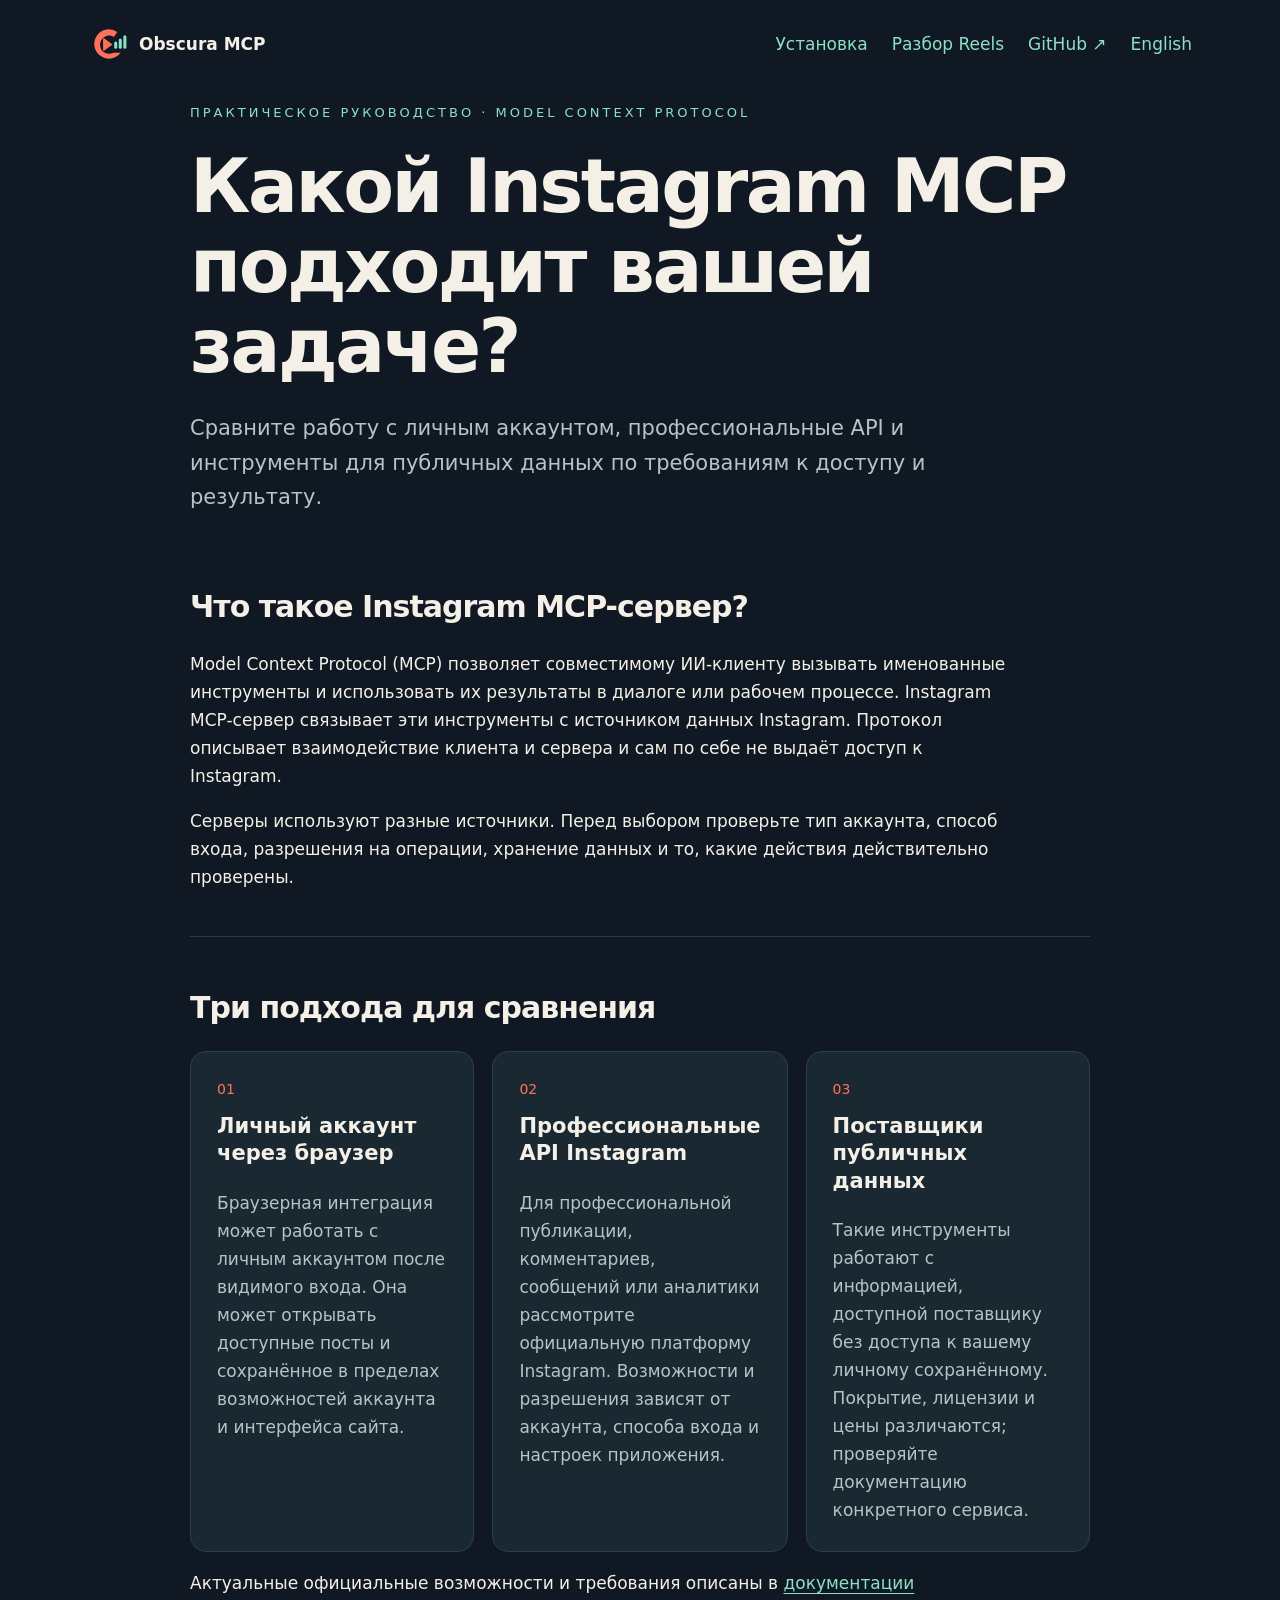
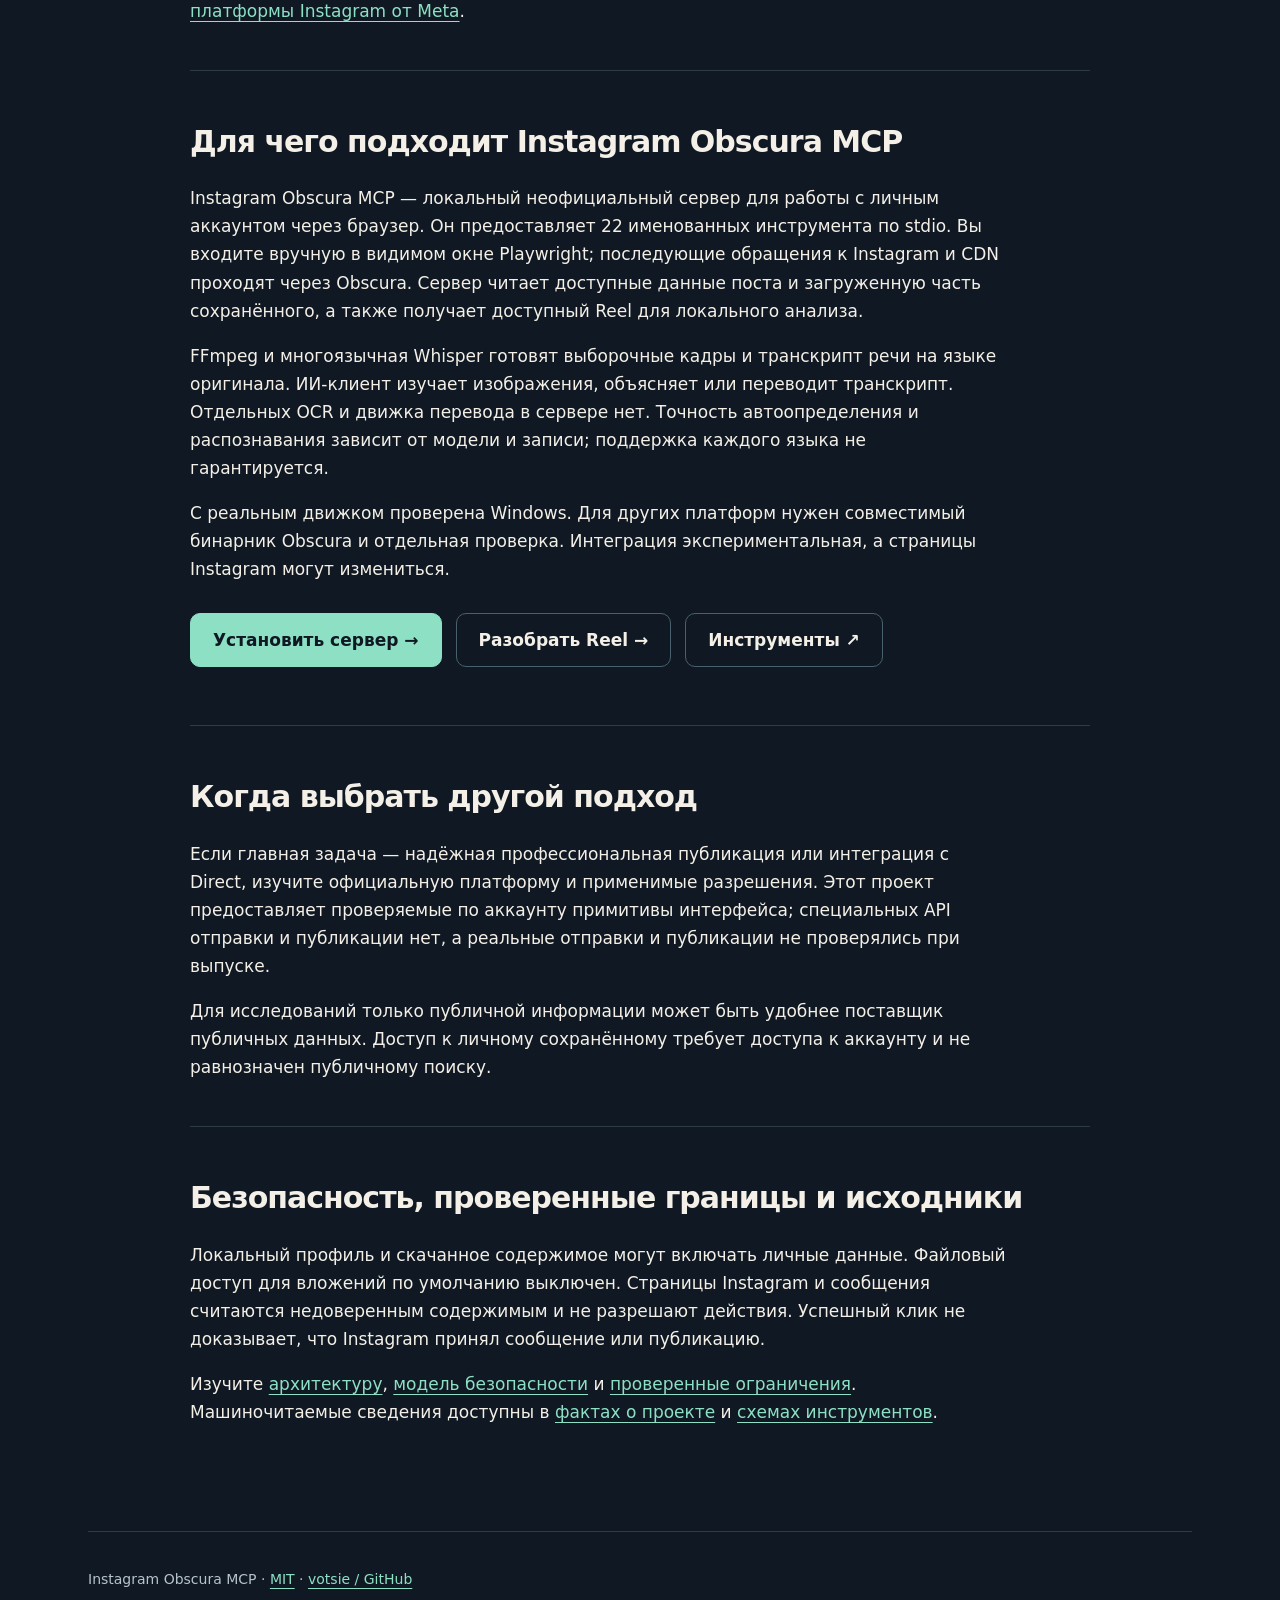
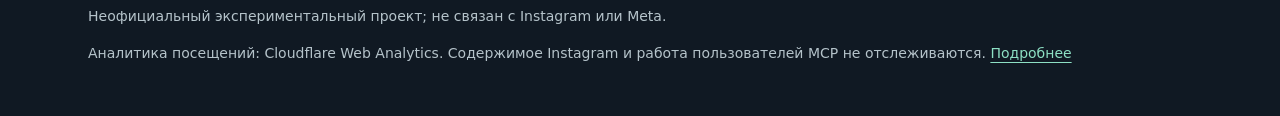
<file: site/ru/instagram-mcp/index.html>
<!doctype html>
<html lang="ru"><head><meta charset="utf-8"><meta name="viewport" content="width=device-width,initial-scale=1"><title>Какой Instagram MCP выбрать: личный аккаунт и API</title><meta name="description" content="Сравните подходы Instagram MCP: личный аккаунт, профессиональная публикация и общедоступные данные. Доступ и ограничения."><meta name="theme-color" content="#101923"><link rel="canonical" href="https://votsie.github.io/instagram-obscura-mcp/ru/instagram-mcp/"><link rel="alternate" hreflang="en" href="https://votsie.github.io/instagram-obscura-mcp/instagram-mcp/"><link rel="alternate" hreflang="ru" href="https://votsie.github.io/instagram-obscura-mcp/ru/instagram-mcp/"><link rel="alternate" hreflang="x-default" href="https://votsie.github.io/instagram-obscura-mcp/instagram-mcp/"><link rel="icon" href="../../assets/mark.svg" type="image/svg+xml"><link rel="stylesheet" href="../../assets/style.css"><meta property="og:type" content="website"><meta property="og:title" content="Какой Instagram MCP выбрать: личный аккаунт и API"><meta property="og:description" content="Сравните подходы Instagram MCP: личный аккаунт, профессиональная публикация и общедоступные данные. Доступ и ограничения."><meta property="og:url" content="https://votsie.github.io/instagram-obscura-mcp/ru/instagram-mcp/"><meta property="og:image" content="https://votsie.github.io/instagram-obscura-mcp/assets/hero.png"><meta property="og:image:alt" content="Instagram Obscura MCP — Reels. Speech. Context."><meta property="og:locale" content="ru_RU"><meta name="twitter:card" content="summary_large_image"><meta name="twitter:title" content="Какой Instagram MCP выбрать: личный аккаунт и API"><meta name="twitter:description" content="Сравните подходы Instagram MCP: личный аккаунт, профессиональная публикация и общедоступные данные. Доступ и ограничения."><meta name="twitter:image" content="https://votsie.github.io/instagram-obscura-mcp/assets/hero.png"><script type="application/ld+json">{"@context": "https://schema.org", "@type": "SoftwareSourceCode", "name": "Instagram Obscura MCP", "description": "Сравните подходы Instagram MCP: личный аккаунт, профессиональная публикация и общедоступные данные. Доступ и ограничения.", "codeRepository": "https://github.com/votsie/instagram-obscura-mcp", "url": "https://votsie.github.io/instagram-obscura-mcp/ru/instagram-mcp/", "programmingLanguage": "Python", "runtimePlatform": "Python 3.12+", "license": "https://github.com/votsie/instagram-obscura-mcp/blob/main/LICENSE", "inLanguage": "ru", "author": {"@type": "Person", "name": "votsie", "url": "https://github.com/votsie"}}</script></head>
<body><a class="skip" href="#main">К содержанию</a><div class="wrap"><header><a class="brand" href="../"><img src="../../assets/mark.svg" width="39" height="39" alt="">Obscura MCP</a><nav aria-label="Главная навигация"><a href="../installation/">Установка</a><a href="../reels/">Разбор Reels</a><a href="https://github.com/votsie/instagram-obscura-mcp">GitHub ↗</a><a href="../../instagram-mcp/" lang="en">English</a></nav></header><main id="main" class="article"><p class="eyebrow">Практическое руководство · Model Context Protocol</p><h1>Какой Instagram MCP подходит вашей задаче?</h1><p class="lead">Сравните работу с личным аккаунтом, профессиональные API и инструменты для публичных данных по требованиям к доступу и результату.</p><section><h2>Что такое Instagram MCP-сервер?</h2><p>Model Context Protocol (MCP) позволяет совместимому ИИ-клиенту вызывать именованные инструменты и использовать их результаты в диалоге или рабочем процессе. Instagram MCP-сервер связывает эти инструменты с источником данных Instagram. Протокол описывает взаимодействие клиента и сервера и сам по себе не выдаёт доступ к Instagram.</p><p>Серверы используют разные источники. Перед выбором проверьте тип аккаунта, способ входа, разрешения на операции, хранение данных и то, какие действия действительно проверены.</p></section>
<section><h2>Три подхода для сравнения</h2><div class="grid"><article class="card"><span class="num">01</span><h3>Личный аккаунт через браузер</h3><p>Браузерная интеграция может работать с личным аккаунтом после видимого входа. Она может открывать доступные посты и сохранённое в пределах возможностей аккаунта и интерфейса сайта.</p></article><article class="card"><span class="num">02</span><h3>Профессиональные API Instagram</h3><p>Для профессиональной публикации, комментариев, сообщений или аналитики рассмотрите официальную платформу Instagram. Возможности и разрешения зависят от аккаунта, способа входа и настроек приложения.</p></article><article class="card"><span class="num">03</span><h3>Поставщики публичных данных</h3><p>Такие инструменты работают с информацией, доступной поставщику без доступа к вашему личному сохранённому. Покрытие, лицензии и цены различаются; проверяйте документацию конкретного сервиса.</p></article></div><p>Актуальные официальные возможности и требования описаны в <a href="https://developers.facebook.com/documentation/instagram-platform/">документации платформы Instagram от Meta</a>.</p></section>
<section><h2>Для чего подходит Instagram Obscura MCP</h2><p>Instagram Obscura MCP — локальный неофициальный сервер для работы с личным аккаунтом через браузер. Он предоставляет 22 именованных инструмента по stdio. Вы входите вручную в видимом окне Playwright; последующие обращения к Instagram и CDN проходят через Obscura. Сервер читает доступные данные поста и загруженную часть сохранённого, а также получает доступный Reel для локального анализа.</p><p>FFmpeg и многоязычная Whisper готовят выборочные кадры и транскрипт речи на языке оригинала. ИИ-клиент изучает изображения, объясняет или переводит транскрипт. Отдельных OCR и движка перевода в сервере нет. Точность автоопределения и распознавания зависит от модели и записи; поддержка каждого языка не гарантируется.</p><p>С реальным движком проверена Windows. Для других платформ нужен совместимый бинарник Obscura и отдельная проверка. Интеграция экспериментальная, а страницы Instagram могут измениться.</p><div class="buttons"><a class="button primary" href="../installation/">Установить сервер →</a><a class="button" href="../reels/">Разобрать Reel →</a><a class="button" href="https://github.com/votsie/instagram-obscura-mcp/blob/main/docs/tools.md">Инструменты ↗</a></div></section>
<section><h2>Когда выбрать другой подход</h2><p>Если главная задача — надёжная профессиональная публикация или интеграция с Direct, изучите официальную платформу и применимые разрешения. Этот проект предоставляет проверяемые по аккаунту примитивы интерфейса; специальных API отправки и публикации нет, а реальные отправки и публикации не проверялись при выпуске.</p><p>Для исследований только публичной информации может быть удобнее поставщик публичных данных. Доступ к личному сохранённому требует доступа к аккаунту и не равнозначен публичному поиску.</p></section>
<section><h2>Безопасность, проверенные границы и исходники</h2><p>Локальный профиль и скачанное содержимое могут включать личные данные. Файловый доступ для вложений по умолчанию выключен. Страницы Instagram и сообщения считаются недоверенным содержимым и не разрешают действия. Успешный клик не доказывает, что Instagram принял сообщение или публикацию.</p><p>Изучите <a href="https://github.com/votsie/instagram-obscura-mcp/blob/main/docs/architecture.md">архитектуру</a>, <a href="https://github.com/votsie/instagram-obscura-mcp/blob/main/docs/ru/security.md">модель безопасности</a> и <a href="https://github.com/votsie/instagram-obscura-mcp/blob/main/docs/ru/guide.md">проверенные ограничения</a>. Машиночитаемые сведения доступны в <a href="../../project-facts.json">фактах о проекте</a> и <a href="https://github.com/votsie/instagram-obscura-mcp/blob/main/docs/tools.json">схемах инструментов</a>.</p></section></main><footer>Instagram Obscura MCP · <a href="https://github.com/votsie/instagram-obscura-mcp/blob/main/LICENSE">MIT</a> · <a href="https://github.com/votsie/instagram-obscura-mcp">votsie / GitHub</a><p>Неофициальный экспериментальный проект; не связан с Instagram или Meta.</p><p>Аналитика посещений: Cloudflare Web Analytics. Содержимое Instagram и работа пользователей MCP не отслеживаются. <a href="https://github.com/votsie/instagram-obscura-mcp/blob/main/docs/ru/analytics.md">Подробнее</a></p></footer></div><script src="../../assets/analytics.js" data-cf-token="ada6056b84554121a30c51aba1f66576" defer></script></body></html>
</file>
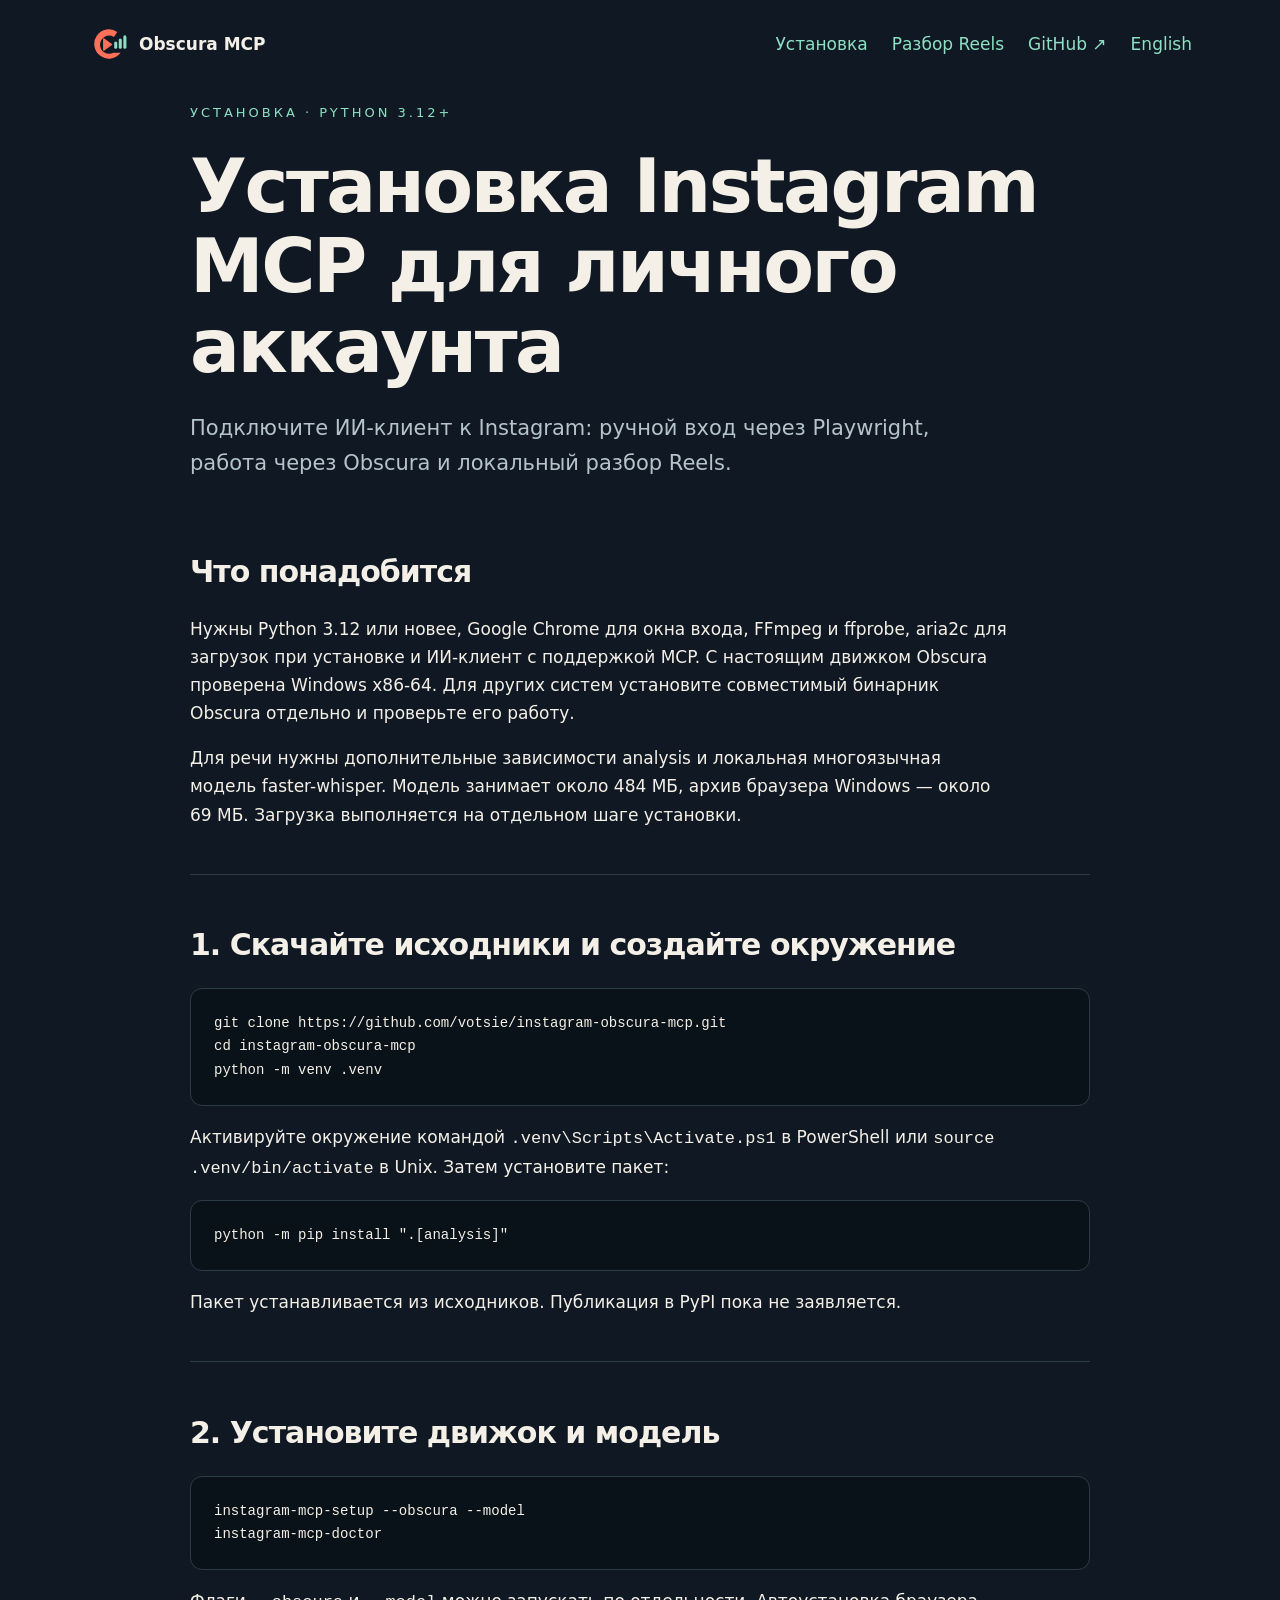
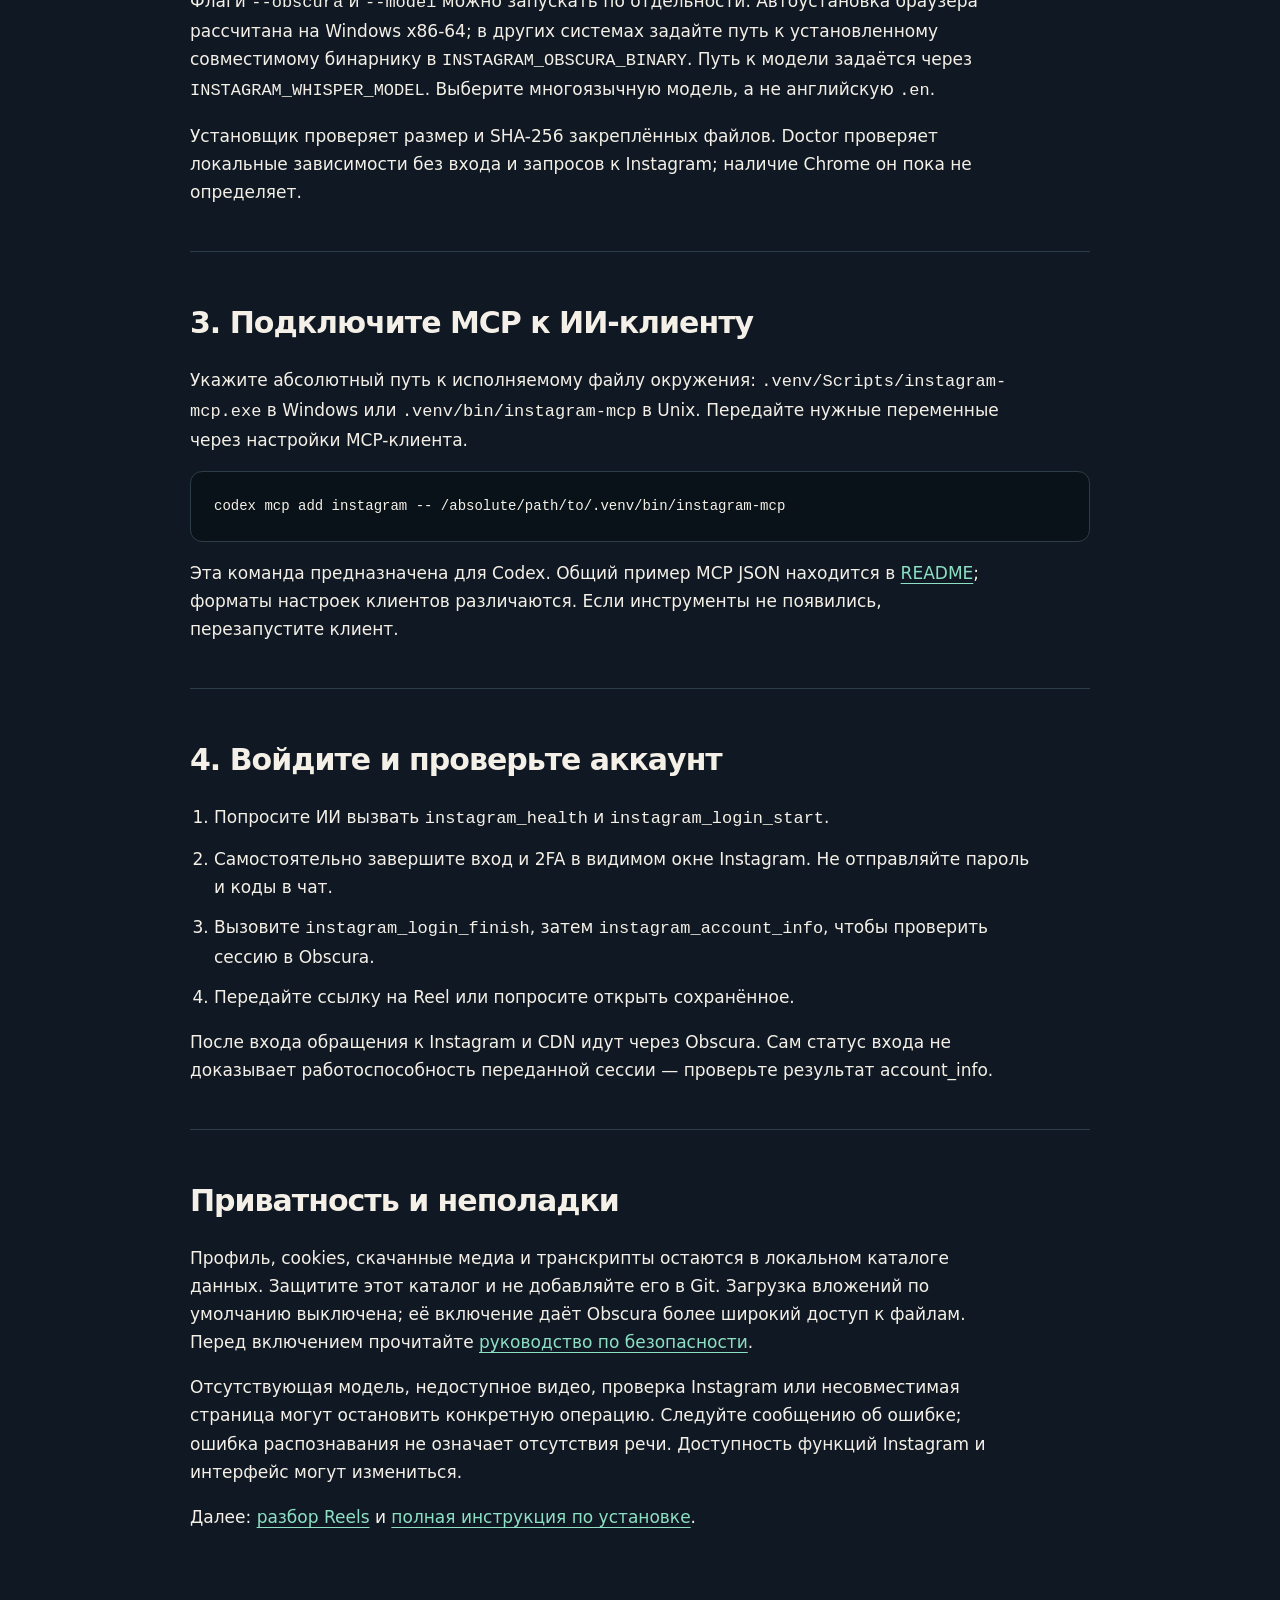
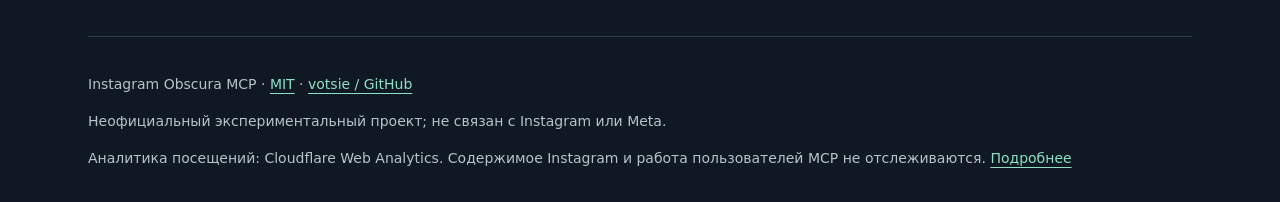
<file: site/ru/installation/index.html>
<!doctype html>
<html lang="ru"><head><meta charset="utf-8"><meta name="viewport" content="width=device-width,initial-scale=1"><title>Установка Instagram MCP для личного аккаунта | Obscura</title><meta name="description" content="Установите Instagram MCP: ручной вход Playwright, Obscura, локальная многоязычная Whisper и подключение ИИ-клиента."><meta name="theme-color" content="#101923"><link rel="canonical" href="https://votsie.github.io/instagram-obscura-mcp/ru/installation/"><link rel="alternate" hreflang="en" href="https://votsie.github.io/instagram-obscura-mcp/installation/"><link rel="alternate" hreflang="ru" href="https://votsie.github.io/instagram-obscura-mcp/ru/installation/"><link rel="alternate" hreflang="x-default" href="https://votsie.github.io/instagram-obscura-mcp/installation/"><link rel="icon" href="../../assets/mark.svg" type="image/svg+xml"><link rel="stylesheet" href="../../assets/style.css"><meta property="og:type" content="website"><meta property="og:title" content="Установка Instagram MCP для личного аккаунта | Obscura"><meta property="og:description" content="Установите Instagram MCP: ручной вход Playwright, Obscura, локальная многоязычная Whisper и подключение ИИ-клиента."><meta property="og:url" content="https://votsie.github.io/instagram-obscura-mcp/ru/installation/"><meta property="og:image" content="https://votsie.github.io/instagram-obscura-mcp/assets/hero.png"><meta property="og:image:alt" content="Instagram Obscura MCP — Reels. Speech. Context."><meta property="og:locale" content="ru_RU"><meta name="twitter:card" content="summary_large_image"><meta name="twitter:title" content="Установка Instagram MCP для личного аккаунта | Obscura"><meta name="twitter:description" content="Установите Instagram MCP: ручной вход Playwright, Obscura, локальная многоязычная Whisper и подключение ИИ-клиента."><meta name="twitter:image" content="https://votsie.github.io/instagram-obscura-mcp/assets/hero.png"><script type="application/ld+json">{"@context": "https://schema.org", "@type": "SoftwareSourceCode", "name": "Instagram Obscura MCP", "description": "Установите Instagram MCP: ручной вход Playwright, Obscura, локальная многоязычная Whisper и подключение ИИ-клиента.", "codeRepository": "https://github.com/votsie/instagram-obscura-mcp", "url": "https://votsie.github.io/instagram-obscura-mcp/ru/installation/", "programmingLanguage": "Python", "runtimePlatform": "Python 3.12+", "license": "https://github.com/votsie/instagram-obscura-mcp/blob/main/LICENSE", "inLanguage": "ru", "author": {"@type": "Person", "name": "votsie", "url": "https://github.com/votsie"}}</script></head>
<body><a class="skip" href="#main">К содержанию</a><div class="wrap"><header><a class="brand" href="../"><img src="../../assets/mark.svg" width="39" height="39" alt="">Obscura MCP</a><nav aria-label="Главная навигация"><a href="../installation/">Установка</a><a href="../reels/">Разбор Reels</a><a href="https://github.com/votsie/instagram-obscura-mcp">GitHub ↗</a><a href="../../installation/" lang="en">English</a></nav></header><main id="main" class="article"><p class="eyebrow">Установка · Python 3.12+</p><h1>Установка Instagram MCP для личного аккаунта</h1><p class="lead">Подключите ИИ-клиент к Instagram: ручной вход через Playwright, работа через Obscura и локальный разбор Reels.</p>
<section><h2>Что понадобится</h2><p>Нужны Python 3.12 или новее, Google Chrome для окна входа, FFmpeg и ffprobe, aria2c для загрузок при установке и ИИ-клиент с поддержкой MCP. С настоящим движком Obscura проверена Windows x86-64. Для других систем установите совместимый бинарник Obscura отдельно и проверьте его работу.</p><p>Для речи нужны дополнительные зависимости analysis и локальная многоязычная модель faster-whisper. Модель занимает около 484 МБ, архив браузера Windows — около 69 МБ. Загрузка выполняется на отдельном шаге установки.</p></section>
<section><h2>1. Скачайте исходники и создайте окружение</h2><pre><code>git clone https://github.com/votsie/instagram-obscura-mcp.git
cd instagram-obscura-mcp
python -m venv .venv</code></pre><p>Активируйте окружение командой <code>.venv\Scripts\Activate.ps1</code> в PowerShell или <code>source .venv/bin/activate</code> в Unix. Затем установите пакет:</p><pre><code>python -m pip install ".[analysis]"</code></pre><p>Пакет устанавливается из исходников. Публикация в PyPI пока не заявляется.</p></section>
<section><h2>2. Установите движок и модель</h2><pre><code>instagram-mcp-setup --obscura --model
instagram-mcp-doctor</code></pre><p>Флаги <code>--obscura</code> и <code>--model</code> можно запускать по отдельности. Автоустановка браузера рассчитана на Windows x86-64; в других системах задайте путь к установленному совместимому бинарнику в <code>INSTAGRAM_OBSCURA_BINARY</code>. Путь к модели задаётся через <code>INSTAGRAM_WHISPER_MODEL</code>. Выберите многоязычную модель, а не английскую <code>.en</code>.</p><p>Установщик проверяет размер и SHA-256 закреплённых файлов. Doctor проверяет локальные зависимости без входа и запросов к Instagram; наличие Chrome он пока не определяет.</p></section>
<section><h2>3. Подключите MCP к ИИ-клиенту</h2><p>Укажите абсолютный путь к исполняемому файлу окружения: <code>.venv/Scripts/instagram-mcp.exe</code> в Windows или <code>.venv/bin/instagram-mcp</code> в Unix. Передайте нужные переменные через настройки MCP-клиента.</p><pre><code>codex mcp add instagram -- /absolute/path/to/.venv/bin/instagram-mcp</code></pre><p>Эта команда предназначена для Codex. Общий пример MCP JSON находится в <a href="https://github.com/votsie/instagram-obscura-mcp/blob/main/README.ru.md">README</a>; форматы настроек клиентов различаются. Если инструменты не появились, перезапустите клиент.</p></section>
<section><h2>4. Войдите и проверьте аккаунт</h2><ol><li>Попросите ИИ вызвать <code>instagram_health</code> и <code>instagram_login_start</code>.</li><li>Самостоятельно завершите вход и 2FA в видимом окне Instagram. Не отправляйте пароль и коды в чат.</li><li>Вызовите <code>instagram_login_finish</code>, затем <code>instagram_account_info</code>, чтобы проверить сессию в Obscura.</li><li>Передайте ссылку на Reel или попросите открыть сохранённое.</li></ol><p>После входа обращения к Instagram и CDN идут через Obscura. Сам статус входа не доказывает работоспособность переданной сессии — проверьте результат account_info.</p></section>
<section><h2>Приватность и неполадки</h2><p>Профиль, cookies, скачанные медиа и транскрипты остаются в локальном каталоге данных. Защитите этот каталог и не добавляйте его в Git. Загрузка вложений по умолчанию выключена; её включение даёт Obscura более широкий доступ к файлам. Перед включением прочитайте <a href="https://github.com/votsie/instagram-obscura-mcp/blob/main/docs/ru/security.md">руководство по безопасности</a>.</p><p>Отсутствующая модель, недоступное видео, проверка Instagram или несовместимая страница могут остановить конкретную операцию. Следуйте сообщению об ошибке; ошибка распознавания не означает отсутствия речи. Доступность функций Instagram и интерфейс могут измениться.</p><p>Далее: <a href="../reels/">разбор Reels</a> и <a href="https://github.com/votsie/instagram-obscura-mcp/blob/main/docs/ru/installation.md">полная инструкция по установке</a>.</p></section></main><footer>Instagram Obscura MCP · <a href="https://github.com/votsie/instagram-obscura-mcp/blob/main/LICENSE">MIT</a> · <a href="https://github.com/votsie/instagram-obscura-mcp">votsie / GitHub</a><p>Неофициальный экспериментальный проект; не связан с Instagram или Meta.</p><p>Аналитика посещений: Cloudflare Web Analytics. Содержимое Instagram и работа пользователей MCP не отслеживаются. <a href="https://github.com/votsie/instagram-obscura-mcp/blob/main/docs/ru/analytics.md">Подробнее</a></p></footer></div><script src="../../assets/analytics.js" data-cf-token="ada6056b84554121a30c51aba1f66576" defer></script></body></html>
</file>
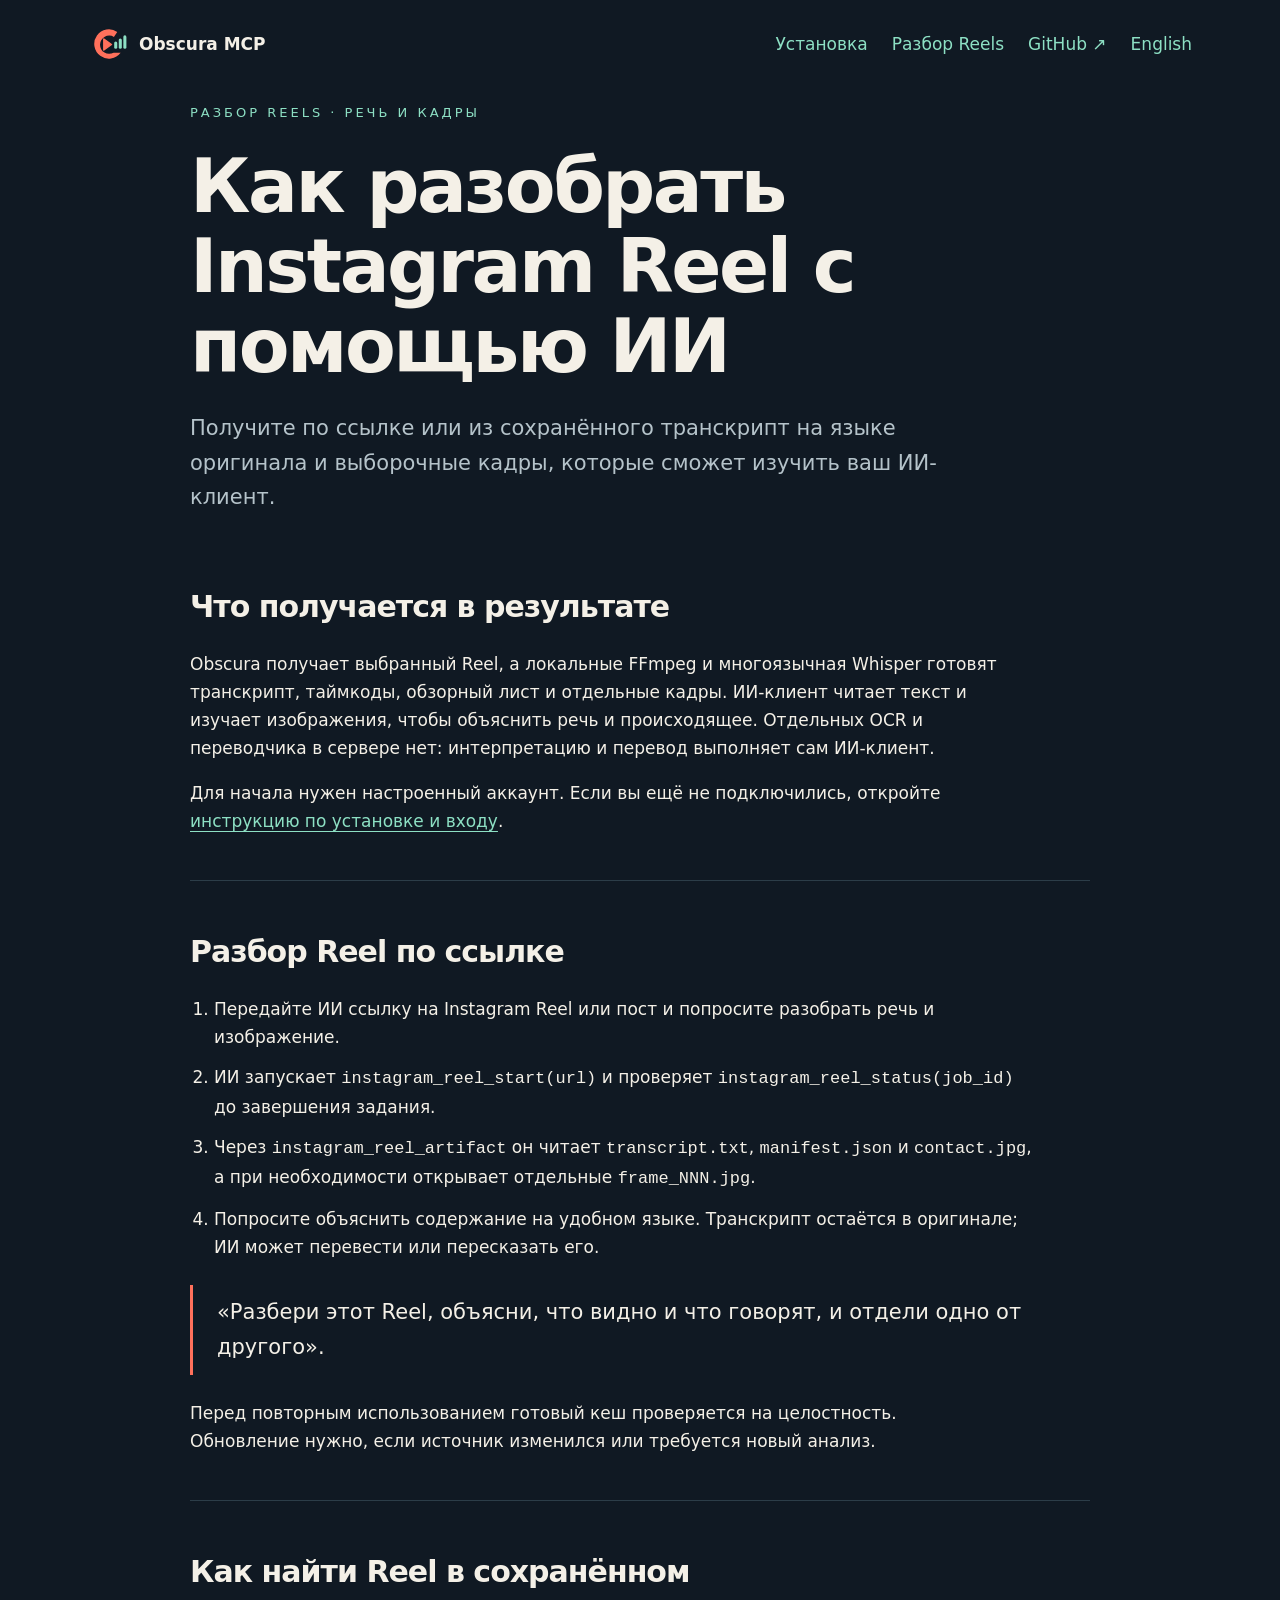
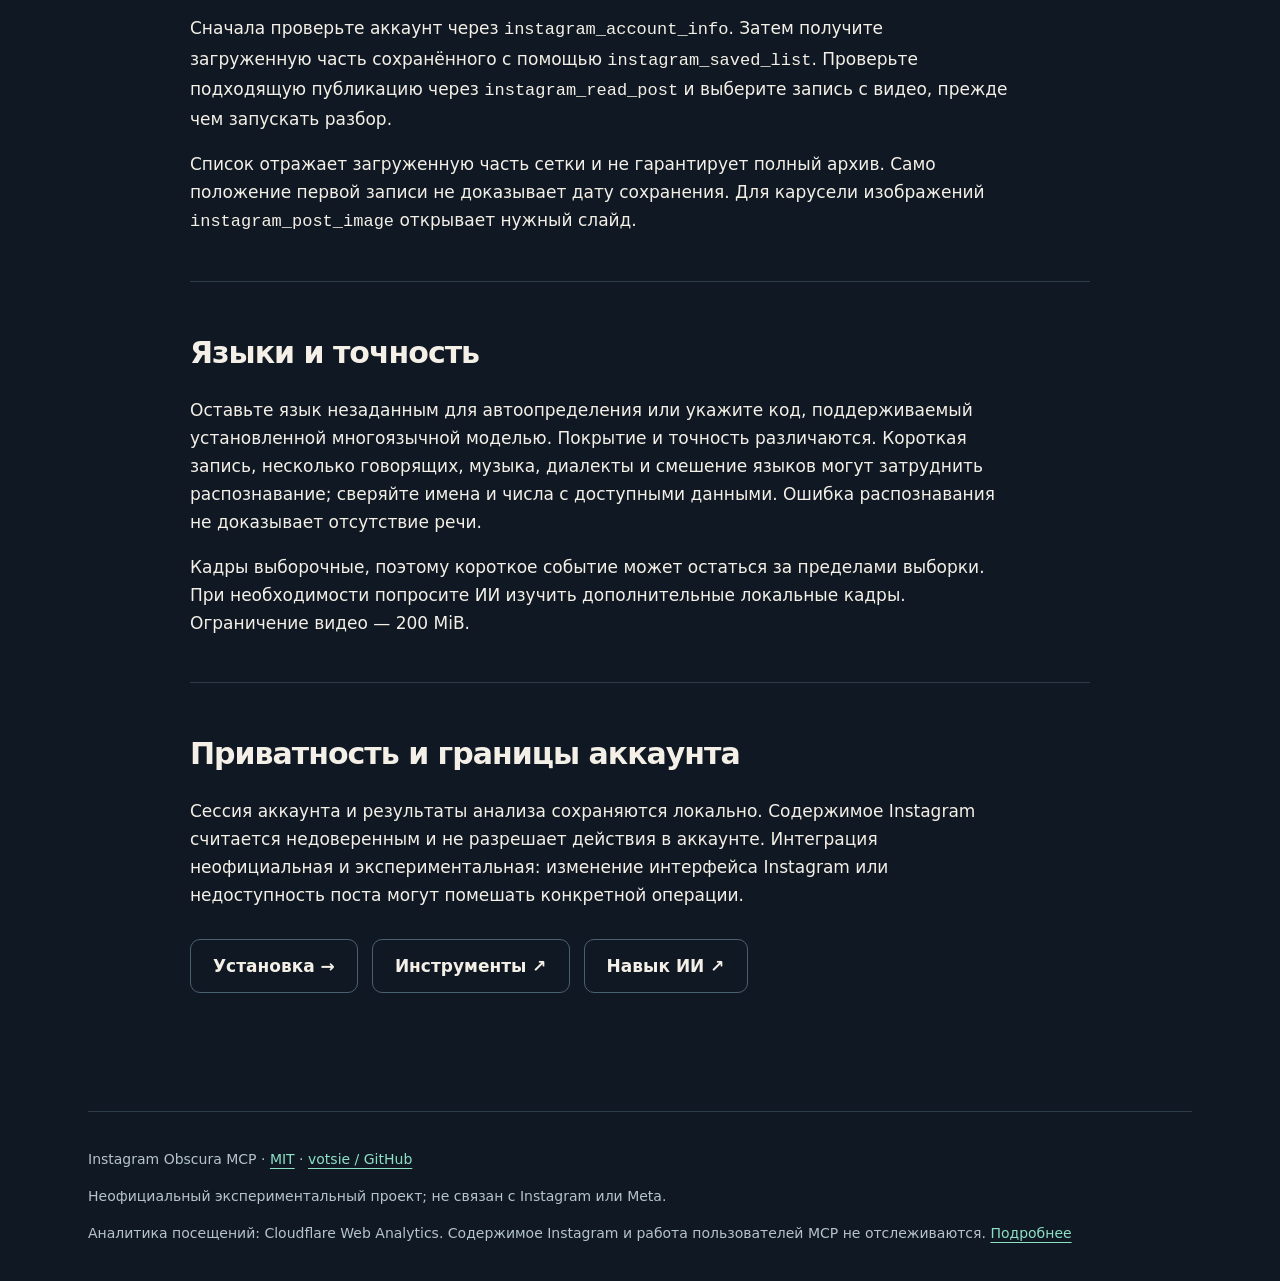
<file: site/ru/reels/index.html>
<!doctype html>
<html lang="ru"><head><meta charset="utf-8"><meta name="viewport" content="width=device-width,initial-scale=1"><title>Как разобрать Instagram Reels с ИИ: речь и кадры</title><meta name="description" content="Разберите Instagram Reel по ссылке или из сохранённого: локальный транскрипт речи, кадры и объяснение на нужном языке."><meta name="theme-color" content="#101923"><link rel="canonical" href="https://votsie.github.io/instagram-obscura-mcp/ru/reels/"><link rel="alternate" hreflang="en" href="https://votsie.github.io/instagram-obscura-mcp/reels/"><link rel="alternate" hreflang="ru" href="https://votsie.github.io/instagram-obscura-mcp/ru/reels/"><link rel="alternate" hreflang="x-default" href="https://votsie.github.io/instagram-obscura-mcp/reels/"><link rel="icon" href="../../assets/mark.svg" type="image/svg+xml"><link rel="stylesheet" href="../../assets/style.css"><meta property="og:type" content="website"><meta property="og:title" content="Как разобрать Instagram Reels с ИИ: речь и кадры"><meta property="og:description" content="Разберите Instagram Reel по ссылке или из сохранённого: локальный транскрипт речи, кадры и объяснение на нужном языке."><meta property="og:url" content="https://votsie.github.io/instagram-obscura-mcp/ru/reels/"><meta property="og:image" content="https://votsie.github.io/instagram-obscura-mcp/assets/hero.png"><meta property="og:image:alt" content="Instagram Obscura MCP — Reels. Speech. Context."><meta property="og:locale" content="ru_RU"><meta name="twitter:card" content="summary_large_image"><meta name="twitter:title" content="Как разобрать Instagram Reels с ИИ: речь и кадры"><meta name="twitter:description" content="Разберите Instagram Reel по ссылке или из сохранённого: локальный транскрипт речи, кадры и объяснение на нужном языке."><meta name="twitter:image" content="https://votsie.github.io/instagram-obscura-mcp/assets/hero.png"><script type="application/ld+json">{"@context": "https://schema.org", "@type": "SoftwareSourceCode", "name": "Instagram Obscura MCP", "description": "Разберите Instagram Reel по ссылке или из сохранённого: локальный транскрипт речи, кадры и объяснение на нужном языке.", "codeRepository": "https://github.com/votsie/instagram-obscura-mcp", "url": "https://votsie.github.io/instagram-obscura-mcp/ru/reels/", "programmingLanguage": "Python", "runtimePlatform": "Python 3.12+", "license": "https://github.com/votsie/instagram-obscura-mcp/blob/main/LICENSE", "inLanguage": "ru", "author": {"@type": "Person", "name": "votsie", "url": "https://github.com/votsie"}}</script></head>
<body><a class="skip" href="#main">К содержанию</a><div class="wrap"><header><a class="brand" href="../"><img src="../../assets/mark.svg" width="39" height="39" alt="">Obscura MCP</a><nav aria-label="Главная навигация"><a href="../installation/">Установка</a><a href="../reels/">Разбор Reels</a><a href="https://github.com/votsie/instagram-obscura-mcp">GitHub ↗</a><a href="../../reels/" lang="en">English</a></nav></header><main id="main" class="article"><p class="eyebrow">Разбор Reels · речь и кадры</p><h1>Как разобрать Instagram Reel с помощью ИИ</h1><p class="lead">Получите по ссылке или из сохранённого транскрипт на языке оригинала и выборочные кадры, которые сможет изучить ваш ИИ-клиент.</p>
<section><h2>Что получается в результате</h2><p>Obscura получает выбранный Reel, а локальные FFmpeg и многоязычная Whisper готовят транскрипт, таймкоды, обзорный лист и отдельные кадры. ИИ-клиент читает текст и изучает изображения, чтобы объяснить речь и происходящее. Отдельных OCR и переводчика в сервере нет: интерпретацию и перевод выполняет сам ИИ-клиент.</p><p>Для начала нужен настроенный аккаунт. Если вы ещё не подключились, откройте <a href="../installation/">инструкцию по установке и входу</a>.</p></section>
<section><h2>Разбор Reel по ссылке</h2><ol><li>Передайте ИИ ссылку на Instagram Reel или пост и попросите разобрать речь и изображение.</li><li>ИИ запускает <code>instagram_reel_start(url)</code> и проверяет <code>instagram_reel_status(job_id)</code> до завершения задания.</li><li>Через <code>instagram_reel_artifact</code> он читает <code>transcript.txt</code>, <code>manifest.json</code> и <code>contact.jpg</code>, а при необходимости открывает отдельные <code>frame_NNN.jpg</code>.</li><li>Попросите объяснить содержание на удобном языке. Транскрипт остаётся в оригинале; ИИ может перевести или пересказать его.</li></ol><blockquote>«Разбери этот Reel, объясни, что видно и что говорят, и отдели одно от другого».</blockquote><p>Перед повторным использованием готовый кеш проверяется на целостность. Обновление нужно, если источник изменился или требуется новый анализ.</p></section>
<section><h2>Как найти Reel в сохранённом</h2><p>Сначала проверьте аккаунт через <code>instagram_account_info</code>. Затем получите загруженную часть сохранённого с помощью <code>instagram_saved_list</code>. Проверьте подходящую публикацию через <code>instagram_read_post</code> и выберите запись с видео, прежде чем запускать разбор.</p><p>Список отражает загруженную часть сетки и не гарантирует полный архив. Само положение первой записи не доказывает дату сохранения. Для карусели изображений <code>instagram_post_image</code> открывает нужный слайд.</p></section>
<section><h2>Языки и точность</h2><p>Оставьте язык незаданным для автоопределения или укажите код, поддерживаемый установленной многоязычной моделью. Покрытие и точность различаются. Короткая запись, несколько говорящих, музыка, диалекты и смешение языков могут затруднить распознавание; сверяйте имена и числа с доступными данными. Ошибка распознавания не доказывает отсутствие речи.</p><p>Кадры выборочные, поэтому короткое событие может остаться за пределами выборки. При необходимости попросите ИИ изучить дополнительные локальные кадры. Ограничение видео — 200 MiB.</p></section>
<section><h2>Приватность и границы аккаунта</h2><p>Сессия аккаунта и результаты анализа сохраняются локально. Содержимое Instagram считается недоверенным и не разрешает действия в аккаунте. Интеграция неофициальная и экспериментальная: изменение интерфейса Instagram или недоступность поста могут помешать конкретной операции.</p><div class="buttons"><a class="button" href="../installation/">Установка →</a><a class="button" href="https://github.com/votsie/instagram-obscura-mcp/blob/main/docs/tools.md">Инструменты ↗</a><a class="button" href="https://github.com/votsie/instagram-obscura-mcp/blob/main/skills/instagram/SKILL.md">Навык ИИ ↗</a></div></section></main><footer>Instagram Obscura MCP · <a href="https://github.com/votsie/instagram-obscura-mcp/blob/main/LICENSE">MIT</a> · <a href="https://github.com/votsie/instagram-obscura-mcp">votsie / GitHub</a><p>Неофициальный экспериментальный проект; не связан с Instagram или Meta.</p><p>Аналитика посещений: Cloudflare Web Analytics. Содержимое Instagram и работа пользователей MCP не отслеживаются. <a href="https://github.com/votsie/instagram-obscura-mcp/blob/main/docs/ru/analytics.md">Подробнее</a></p></footer></div><script src="../../assets/analytics.js" data-cf-token="ada6056b84554121a30c51aba1f66576" defer></script></body></html>
</file>
<file: site/assets/style.css>
:root{color-scheme:dark;--ink:#101923;--panel:#1a2832;--paper:#f4f0e7;--mint:#8de0c4;--coral:#ff705b;--muted:#b5c3ca}*{box-sizing:border-box}html{scroll-behavior:smooth}body{margin:0;background:var(--ink);color:var(--paper);font:17px/1.65 system-ui,-apple-system,Segoe UI,sans-serif}a{color:var(--mint);text-underline-offset:4px}a:focus-visible,button:focus-visible{outline:3px solid var(--coral);outline-offset:6px}.wrap{max-width:1160px;margin:auto;padding:0 28px}.skip{position:absolute;left:10px;top:-90px}.skip:focus{top:10px;background:var(--ink);z-index:3}header{display:flex;align-items:center;justify-content:space-between;padding:25px 0;gap:20px}header a{text-decoration:none}header .brand{display:flex;align-items:center;color:var(--paper);gap:12px;font-weight:700}header img{width:39px;height:39px}nav{display:flex;gap:24px}.hero{padding:56px 0 28px}.eyebrow{font-size:13px;letter-spacing:3px;color:var(--mint);text-transform:uppercase}h1{font-size:clamp(40px,6vw,74px);line-height:1.08;letter-spacing:-2.5px;max-width:900px;margin:24px 0}h2{font-size:34px;line-height:1.2;letter-spacing:-1px}h3{font-size:21px;line-height:1.3;margin-top:0}.lead{max-width:760px;font-size:21px;color:var(--muted)}.buttons{display:flex;gap:14px;flex-wrap:wrap;margin:30px 0}.button{display:inline-block;border-radius:10px;padding:12px 22px;text-decoration:none;font-weight:650;border:1px solid #49606e;color:var(--paper)}.primary{background:var(--mint);border-color:var(--mint);color:var(--ink)}.cover{display:block;width:100%;height:auto;border-radius:20px;border:1px solid #263844;margin:32px 0}.metrics{display:grid;grid-template-columns:repeat(3,1fr);border-block:1px solid #2c3d48;margin:40px 0}.metric{padding:24px 10px;color:var(--muted)}.metric b{display:block;font-size:30px;line-height:1.3;color:var(--paper)}section{padding:42px 0}.grid{display:grid;grid-template-columns:repeat(3,1fr);gap:18px}.card{background:var(--panel);border:1px solid #2b3e4a;border-radius:16px;padding:26px}.card p{margin-bottom:0;color:var(--muted)}.num{color:var(--coral);font-size:14px;display:block;margin-bottom:12px}blockquote{border-left:3px solid var(--coral);padding:10px 24px;margin:24px 0;color:var(--paper);font-size:21px}pre{overflow:auto;background:#0a1219;padding:23px;border:1px solid #2c3d48;border-radius:12px;font-size:14px}code{font-family:ui-monospace,Consolas,monospace}.wide{width:100%;height:auto}.note{background:#1b2d31;border-left:3px solid var(--mint);padding:18px 23px;color:var(--muted)}details{border-bottom:1px solid #2c3d48;padding:18px 0}summary{cursor:pointer;font-weight:600}details p{color:var(--muted)}footer{border-top:1px solid #2c3d48;padding:36px 0;margin-top:60px;font-size:14px;color:var(--muted)}@media(max-width:720px){.wrap{padding:0 20px}header{align-items:flex-start}nav{gap:12px;font-size:14px}.grid{grid-template-columns:1fr}.hero{padding-top:25px}h1{letter-spacing:-1px}.metrics{gap:8px}.metric b{font-size:23px}.metric{font-size:13px}section{padding:28px 0}.lead{font-size:19px}}@media(prefers-reduced-motion:reduce){html{scroll-behavior:auto}}
header .brand{white-space:nowrap}.mobile-flow{display:none}@media(max-width:720px){header{flex-wrap:wrap}nav{width:100%;justify-content:space-between}.flow-diagram{display:none}.mobile-flow{display:grid;gap:12px}.mobile-flow li{background:var(--panel);padding:14px 18px;border-radius:12px;list-style-position:inside}}

.hero-tagline{color:var(--mint);font-size:20px;letter-spacing:.02em;margin:0 0 16px}.article{max-width:900px;margin:0 auto}.article>h1{margin-bottom:24px}.article section{padding:28px 0;border-bottom:1px solid #2c3d48}.article section:last-child{border-bottom:0}.article section h2{font-size:30px}.article ol{padding-left:24px}.article li+li{margin-top:12px}.article p,.article li{max-width:820px}.article code{overflow-wrap:anywhere}.article pre code{overflow-wrap:normal}.article .note{max-width:820px}@media(max-width:720px){nav{flex-wrap:wrap}.article>h1{font-size:clamp(38px,10vw,60px)}.article section h2{font-size:26px}}
</file>
